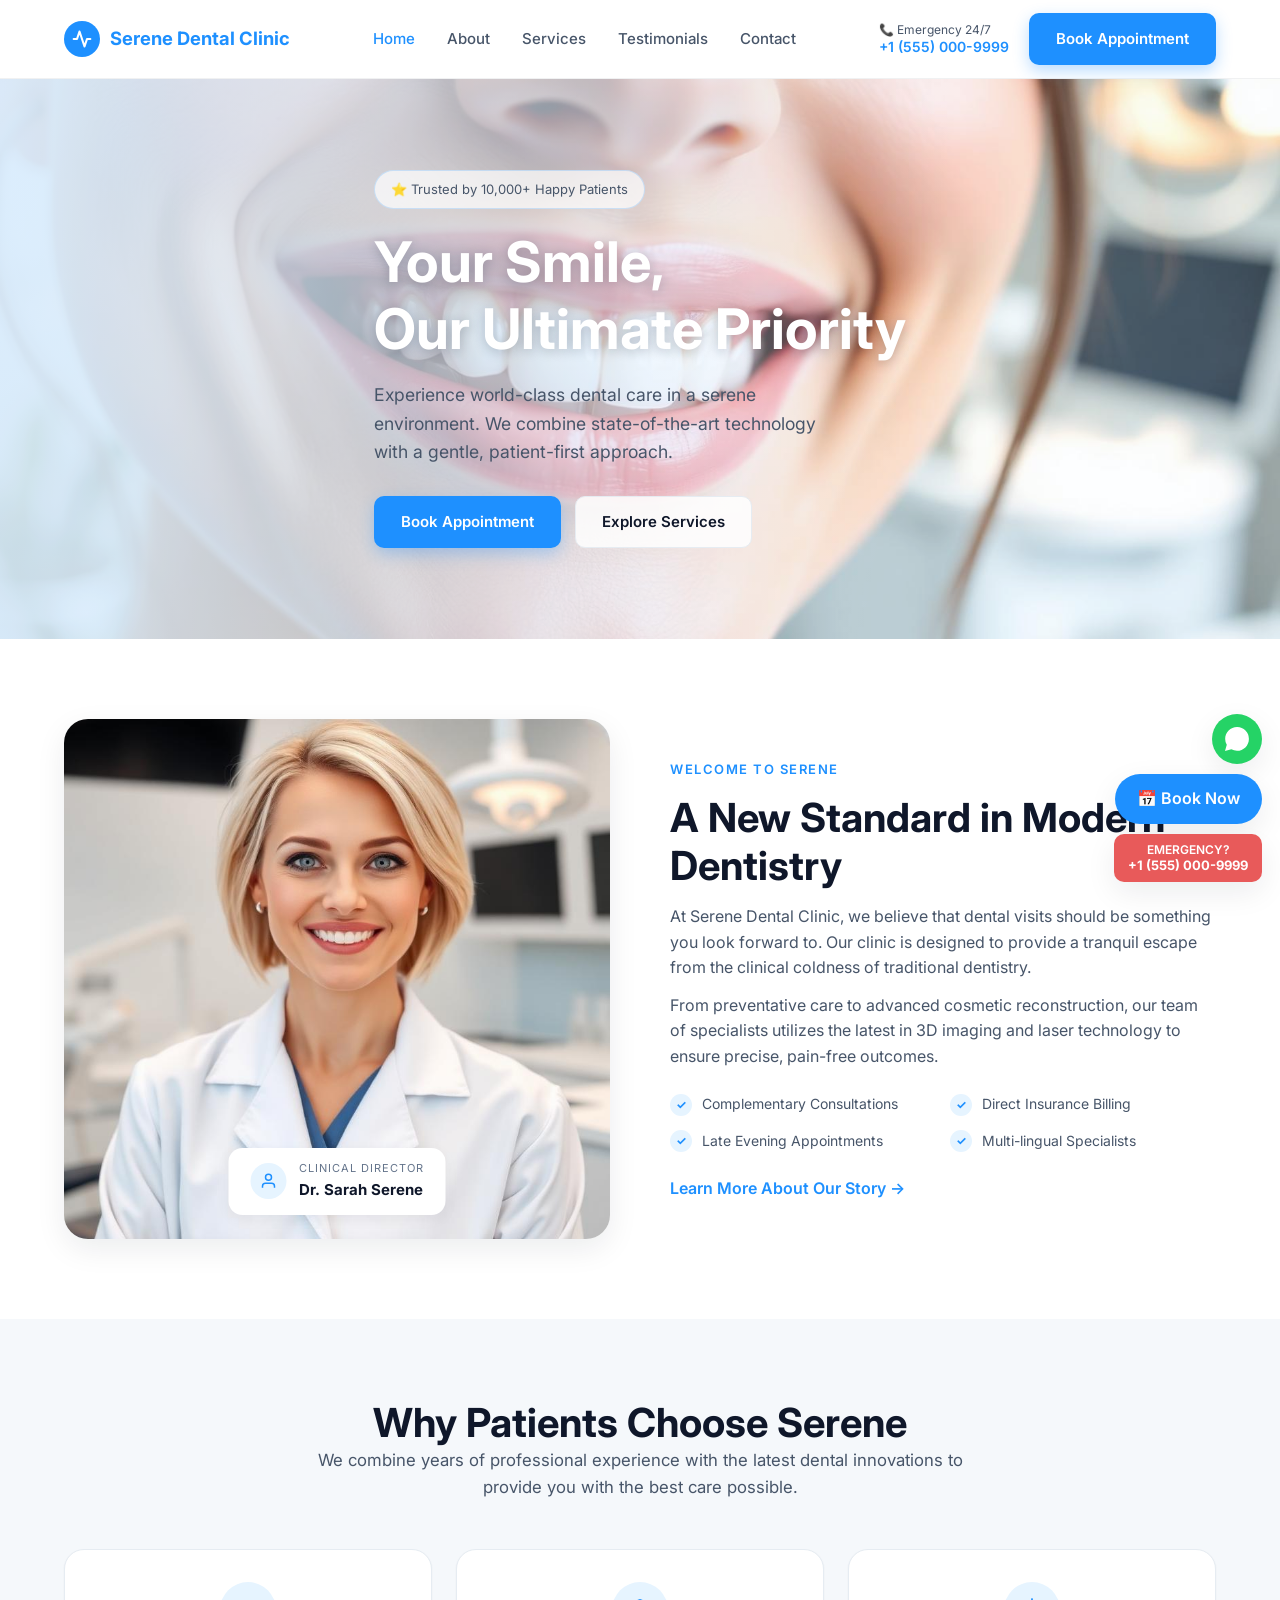
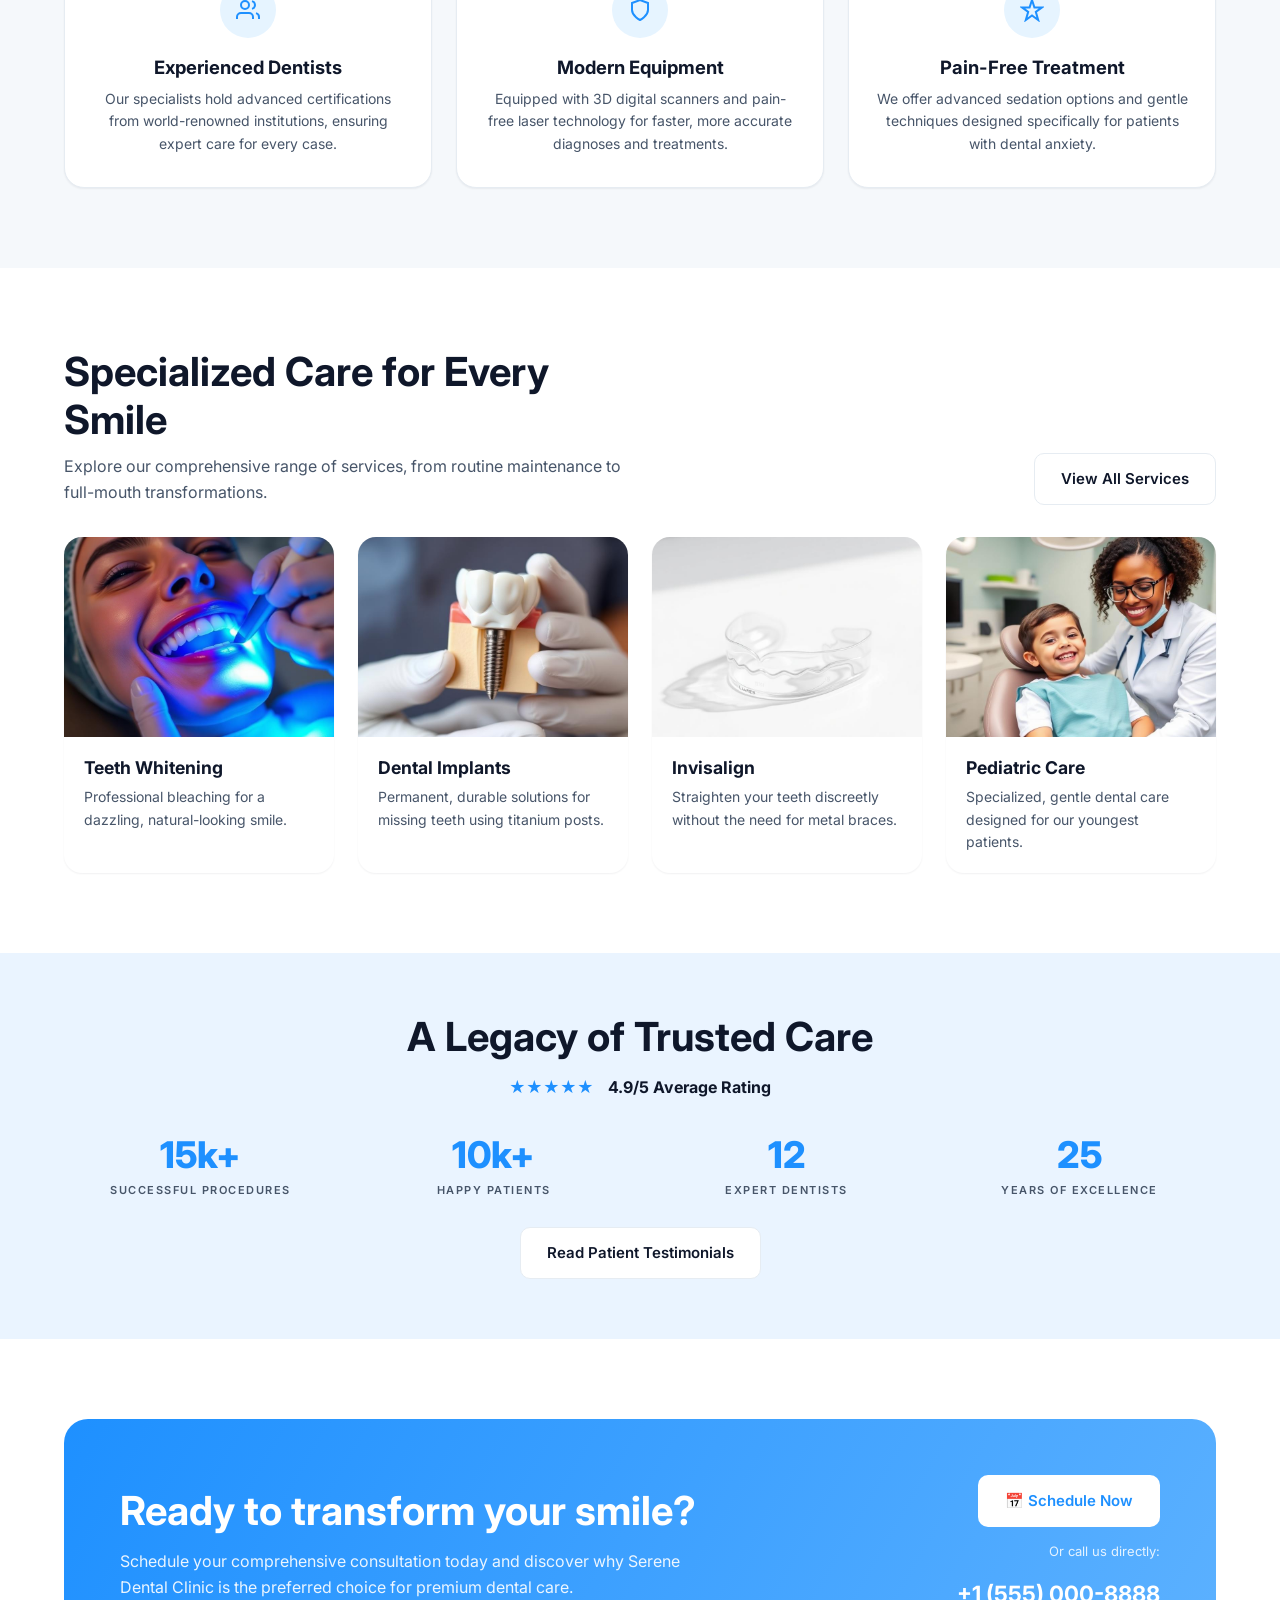
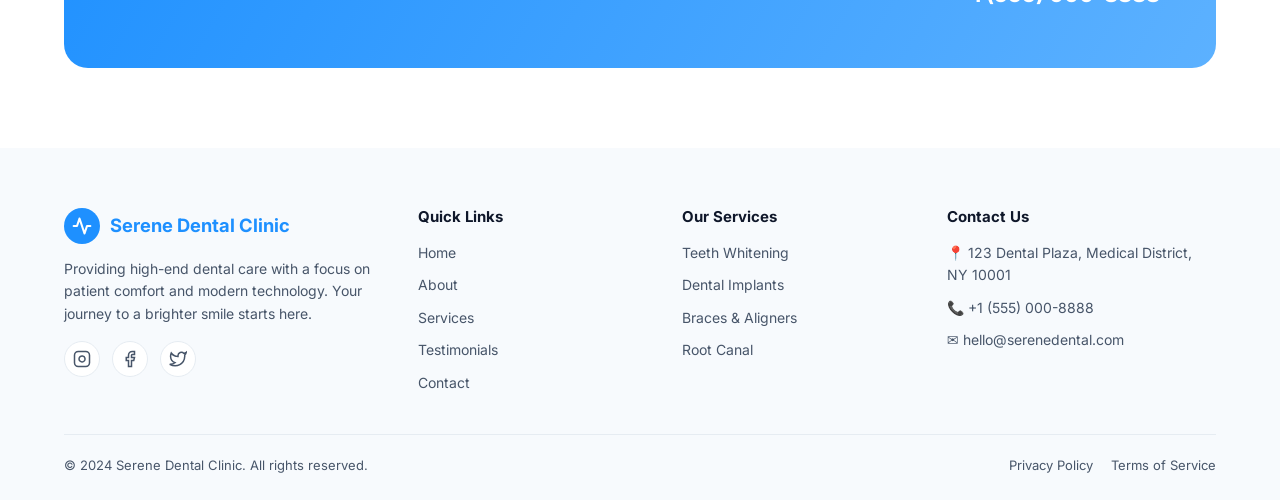
<file: index.html>
<!DOCTYPE html>
<html lang="en">
<head>
<meta charset="UTF-8">
<meta name="viewport" content="width=device-width,initial-scale=1">
<title>Serene Dental Clinic — Your Smile, Our Ultimate Priority</title>
<meta name="description" content="World-class dental care in a serene environment. Cosmetic, implants, Invisalign, pediatric care and more in NYC.">
<link rel="preconnect" href="https://fonts.googleapis.com">
<link rel="preconnect" href="https://fonts.gstatic.com" crossorigin>
<link href="https://fonts.googleapis.com/css2?family=Inter:wght@400;500;600;700;800&display=swap" rel="stylesheet">
<link rel="stylesheet" href="styles.css">
</head>
<body>

<!-- HEADER -->
<header class="header">
  <div class="container header-inner">
    <a href="index.html" class="logo">
      <span class="logo-mark">
        <svg width="20" height="20" viewBox="0 0 24 24" fill="none" stroke="currentColor" stroke-width="2.5" stroke-linecap="round" stroke-linejoin="round"><path d="M22 12h-4l-3 9L9 3l-3 9H2"/></svg>
      </span>
      Serene Dental Clinic
    </a>
    <nav class="nav">
      <a href="index.html">Home</a>
      <a href="about.html">About</a>
      <a href="services.html">Services</a>
      <a href="testimonials.html">Testimonials</a>
      <a href="contact.html">Contact</a>
    </nav>
    <div class="header-cta">
      <div class="emergency-mini">
        <span>📞 Emergency 24/7</span>
        <strong>+1 (555) 000-9999</strong>
      </div>
      <a href="booking.html" class="btn btn-primary">Book Appointment</a>
      <button class="menu-toggle" data-menu-toggle aria-label="Menu">☰</button>
    </div>
  </div>
</header>

<!-- HERO -->
<section class="hero">
  <div class="hero-bg" aria-hidden="true"></div>
  <div class="container">
    <div class="hero-content">
      <span class="trust-badge">⭐ Trusted by 10,000+ Happy Patients</span>
      <h1>Your Smile,<br>Our Ultimate Priority</h1>
      <p>Experience world-class dental care in a serene environment. We combine state-of-the-art technology with a gentle, patient-first approach.</p>
      <div class="hero-actions">
        <a href="booking.html" class="btn btn-primary">Book Appointment</a>
        <a href="services.html" class="btn btn-outline" style="background:rgba(255,255,255,.85)">Explore Services</a>
      </div>
    </div>
  </div>
</section>

<!-- WELCOME / DOCTOR SPLIT -->
<section class="section">
  <div class="container split">
    <div class="doctor-card">
      <img src="images/dr-sarah.jpg" alt="Dr. Sarah Serene, Clinical Director">
      <div class="doctor-tag">
        <span class="icon">
          <svg width="18" height="18" viewBox="0 0 24 24" fill="none" stroke="currentColor" stroke-width="2"><path d="M20 21v-2a4 4 0 0 0-4-4H8a4 4 0 0 0-4 4v2"/><circle cx="12" cy="7" r="4"/></svg>
        </span>
        <div>
          <small>Clinical Director</small>
          <strong>Dr. Sarah Serene</strong>
        </div>
      </div>
    </div>
    <div>
      <span class="eyebrow">Welcome to Serene</span>
      <h2>A New Standard in Modern Dentistry</h2>
      <p style="color:var(--text-2);margin-top:14px">At Serene Dental Clinic, we believe that dental visits should be something you look forward to. Our clinic is designed to provide a tranquil escape from the clinical coldness of traditional dentistry.</p>
      <p style="color:var(--text-2);margin-top:12px">From preventative care to advanced cosmetic reconstruction, our team of specialists utilizes the latest in 3D imaging and laser technology to ensure precise, pain-free outcomes.</p>
      <ul class="feature-list">
        <li>Complementary Consultations</li>
        <li>Direct Insurance Billing</li>
        <li>Late Evening Appointments</li>
        <li>Multi-lingual Specialists</li>
      </ul>
      <a href="about.html" class="link-arrow">Learn More About Our Story →</a>
    </div>
  </div>
</section>

<!-- WHY CHOOSE -->
<section class="section bg-soft">
  <div class="container">
    <div class="section-head">
      <h2>Why Patients Choose Serene</h2>
      <p class="lead">We combine years of professional experience with the latest dental innovations to provide you with the best care possible.</p>
    </div>
    <div class="cards-3">
      <div class="feature-card">
        <div class="feature-icon"><svg width="24" height="24" viewBox="0 0 24 24" fill="none" stroke="currentColor" stroke-width="2"><path d="M17 21v-2a4 4 0 0 0-4-4H5a4 4 0 0 0-4 4v2"/><circle cx="9" cy="7" r="4"/><path d="M23 21v-2a4 4 0 0 0-3-3.87"/><path d="M16 3.13a4 4 0 0 1 0 7.75"/></svg></div>
        <h3>Experienced Dentists</h3>
        <p>Our specialists hold advanced certifications from world-renowned institutions, ensuring expert care for every case.</p>
      </div>
      <div class="feature-card">
        <div class="feature-icon"><svg width="24" height="24" viewBox="0 0 24 24" fill="none" stroke="currentColor" stroke-width="2"><path d="M12 22s8-4 8-10V5l-8-3-8 3v7c0 6 8 10 8 10z"/></svg></div>
        <h3>Modern Equipment</h3>
        <p>Equipped with 3D digital scanners and pain-free laser technology for faster, more accurate diagnoses and treatments.</p>
      </div>
      <div class="feature-card">
        <div class="feature-icon"><svg width="24" height="24" viewBox="0 0 24 24" fill="none" stroke="currentColor" stroke-width="2"><path d="M12 2l2.4 7.4H22l-6.2 4.5L18.2 22 12 17.5 5.8 22l2.4-8.1L2 9.4h7.6L12 2z"/></svg></div>
        <h3>Pain-Free Treatment</h3>
        <p>We offer advanced sedation options and gentle techniques designed specifically for patients with dental anxiety.</p>
      </div>
    </div>
  </div>
</section>

<!-- SERVICES PREVIEW -->
<section class="section">
  <div class="container">
    <div style="display:flex;justify-content:space-between;align-items:end;flex-wrap:wrap;gap:20px;margin-bottom:8px">
      <div style="max-width:560px">
        <h2>Specialized Care for Every Smile</h2>
        <p style="color:var(--text-2);margin-top:10px">Explore our comprehensive range of services, from routine maintenance to full-mouth transformations.</p>
      </div>
      <a href="services.html" class="btn btn-outline">View All Services</a>
    </div>
    <div class="svc-grid">
      <article class="svc-photo">
        <img src="images/svc-whitening.jpg" alt="Teeth whitening procedure" loading="lazy">
        <div class="svc-photo-body">
          <h3>Teeth Whitening</h3>
          <p>Professional bleaching for a dazzling, natural-looking smile.</p>
        </div>
      </article>
      <article class="svc-photo">
        <img src="images/svc-implants.jpg" alt="Dental implant model" loading="lazy">
        <div class="svc-photo-body">
          <h3>Dental Implants</h3>
          <p>Permanent, durable solutions for missing teeth using titanium posts.</p>
        </div>
      </article>
      <article class="svc-photo">
        <img src="images/svc-invisalign.jpg" alt="Invisalign clear aligner" loading="lazy">
        <div class="svc-photo-body">
          <h3>Invisalign</h3>
          <p>Straighten your teeth discreetly without the need for metal braces.</p>
        </div>
      </article>
      <article class="svc-photo">
        <img src="images/svc-pediatric.jpg" alt="Pediatric dental care" loading="lazy">
        <div class="svc-photo-body">
          <h3>Pediatric Care</h3>
          <p>Specialized, gentle dental care designed for our youngest patients.</p>
        </div>
      </article>
    </div>
  </div>
</section>

<!-- STATS -->
<section class="stats-band">
  <div class="container">
    <h2>A Legacy of Trusted Care</h2>
    <div class="stats-rating" style="margin-top:14px">
      ★★★★★ <strong style="color:var(--text);margin-left:6px">4.9/5 Average Rating</strong>
    </div>
    <div class="stats">
      <div class="stat"><div class="num">15k+</div><div class="lbl">Successful Procedures</div></div>
      <div class="stat"><div class="num">10k+</div><div class="lbl">Happy Patients</div></div>
      <div class="stat"><div class="num">12</div><div class="lbl">Expert Dentists</div></div>
      <div class="stat"><div class="num">25</div><div class="lbl">Years of Excellence</div></div>
    </div>
    <a href="testimonials.html" class="btn btn-outline" style="background:#fff">Read Patient Testimonials</a>
  </div>
</section>

<!-- CTA BAND -->
<section class="section">
  <div class="container">
    <div class="cta-band">
      <div>
        <h2>Ready to transform your smile?</h2>
        <p>Schedule your comprehensive consultation today and discover why Serene Dental Clinic is the preferred choice for premium dental care.</p>
      </div>
      <div class="cta-band-actions">
        <a href="booking.html" class="btn btn-white">📅 Schedule Now</a>
        <small>Or call us directly:</small>
        <span class="phone">+1 (555) 000-8888</span>
      </div>
    </div>
  </div>
</section>

<!-- FOOTER -->
<footer class="footer">
  <div class="container">
    <div class="footer-grid">
      <div>
        <a href="index.html" class="logo" style="margin-bottom:14px">
          <span class="logo-mark"><svg width="20" height="20" viewBox="0 0 24 24" fill="none" stroke="currentColor" stroke-width="2.5" stroke-linecap="round" stroke-linejoin="round"><path d="M22 12h-4l-3 9L9 3l-3 9H2"/></svg></span>
          Serene Dental Clinic
        </a>
        <p style="margin-top:14px">Providing high-end dental care with a focus on patient comfort and modern technology. Your journey to a brighter smile starts here.</p>
        <div class="socials">
          <a href="#" aria-label="Instagram"><svg width="18" height="18" viewBox="0 0 24 24" fill="none" stroke="currentColor" stroke-width="2"><rect x="2" y="2" width="20" height="20" rx="5"/><path d="M16 11.37A4 4 0 1 1 12.63 8 4 4 0 0 1 16 11.37zM17.5 6.5h.01"/></svg></a>
          <a href="#" aria-label="Facebook"><svg width="18" height="18" viewBox="0 0 24 24" fill="none" stroke="currentColor" stroke-width="2"><path d="M18 2h-3a5 5 0 0 0-5 5v3H7v4h3v8h4v-8h3l1-4h-4V7a1 1 0 0 1 1-1h3z"/></svg></a>
          <a href="#" aria-label="Twitter"><svg width="18" height="18" viewBox="0 0 24 24" fill="none" stroke="currentColor" stroke-width="2"><path d="M23 3a10.9 10.9 0 0 1-3.14 1.53 4.48 4.48 0 0 0-7.86 3v1A10.66 10.66 0 0 1 3 4s-4 9 5 13a11.64 11.64 0 0 1-7 2c9 5 20 0 20-11.5a4.5 4.5 0 0 0-.08-.83A7.72 7.72 0 0 0 23 3z"/></svg></a>
        </div>
      </div>
      <div>
        <h4>Quick Links</h4>
        <ul>
          <li><a href="index.html" data-nav>Home</a></li>
          <li><a href="about.html" data-nav>About</a></li>
          <li><a href="services.html" data-nav>Services</a></li>
          <li><a href="testimonials.html" data-nav>Testimonials</a></li>
          <li><a href="contact.html" data-nav>Contact</a></li>
        </ul>
      </div>
      <div>
        <h4>Our Services</h4>
        <ul>
          <li><a href="services.html">Teeth Whitening</a></li>
          <li><a href="services.html">Dental Implants</a></li>
          <li><a href="services.html">Braces &amp; Aligners</a></li>
          <li><a href="services.html">Root Canal</a></li>
        </ul>
      </div>
      <div>
        <h4>Contact Us</h4>
        <ul>
          <li>📍 123 Dental Plaza, Medical District, NY 10001</li>
          <li>📞 +1 (555) 000-8888</li>
          <li>✉️ hello@serenedental.com</li>
        </ul>
      </div>
    </div>
    <div class="footer-bottom">
      <span>© 2024 Serene Dental Clinic. All rights reserved.</span>
      <div><a href="#">Privacy Policy</a><a href="#">Terms of Service</a></div>
    </div>
  </div>
</footer>

<!-- FLOATING -->
<div class="float-stack">
  <button class="float-chat" aria-label="WhatsApp chat">
    <svg width="24" height="24" viewBox="0 0 24 24" fill="currentColor"><path d="M20.52 3.48A11.84 11.84 0 0 0 12.05 0C5.5 0 .18 5.32.18 11.87a11.83 11.83 0 0 0 1.6 5.95L0 24l6.32-1.66a11.86 11.86 0 0 0 5.7 1.45h.01c6.55 0 11.87-5.32 11.87-11.87a11.8 11.8 0 0 0-3.48-8.44z"/></svg>
  </button>
  <a href="booking.html" class="float-book">📅 Book Now</a>
  <a href="tel:+15550009999" class="float-emergency">EMERGENCY?<strong>+1 (555) 000-9999</strong></a>
</div>

<script src="script.js"></script>
</body>
</html>
</file>
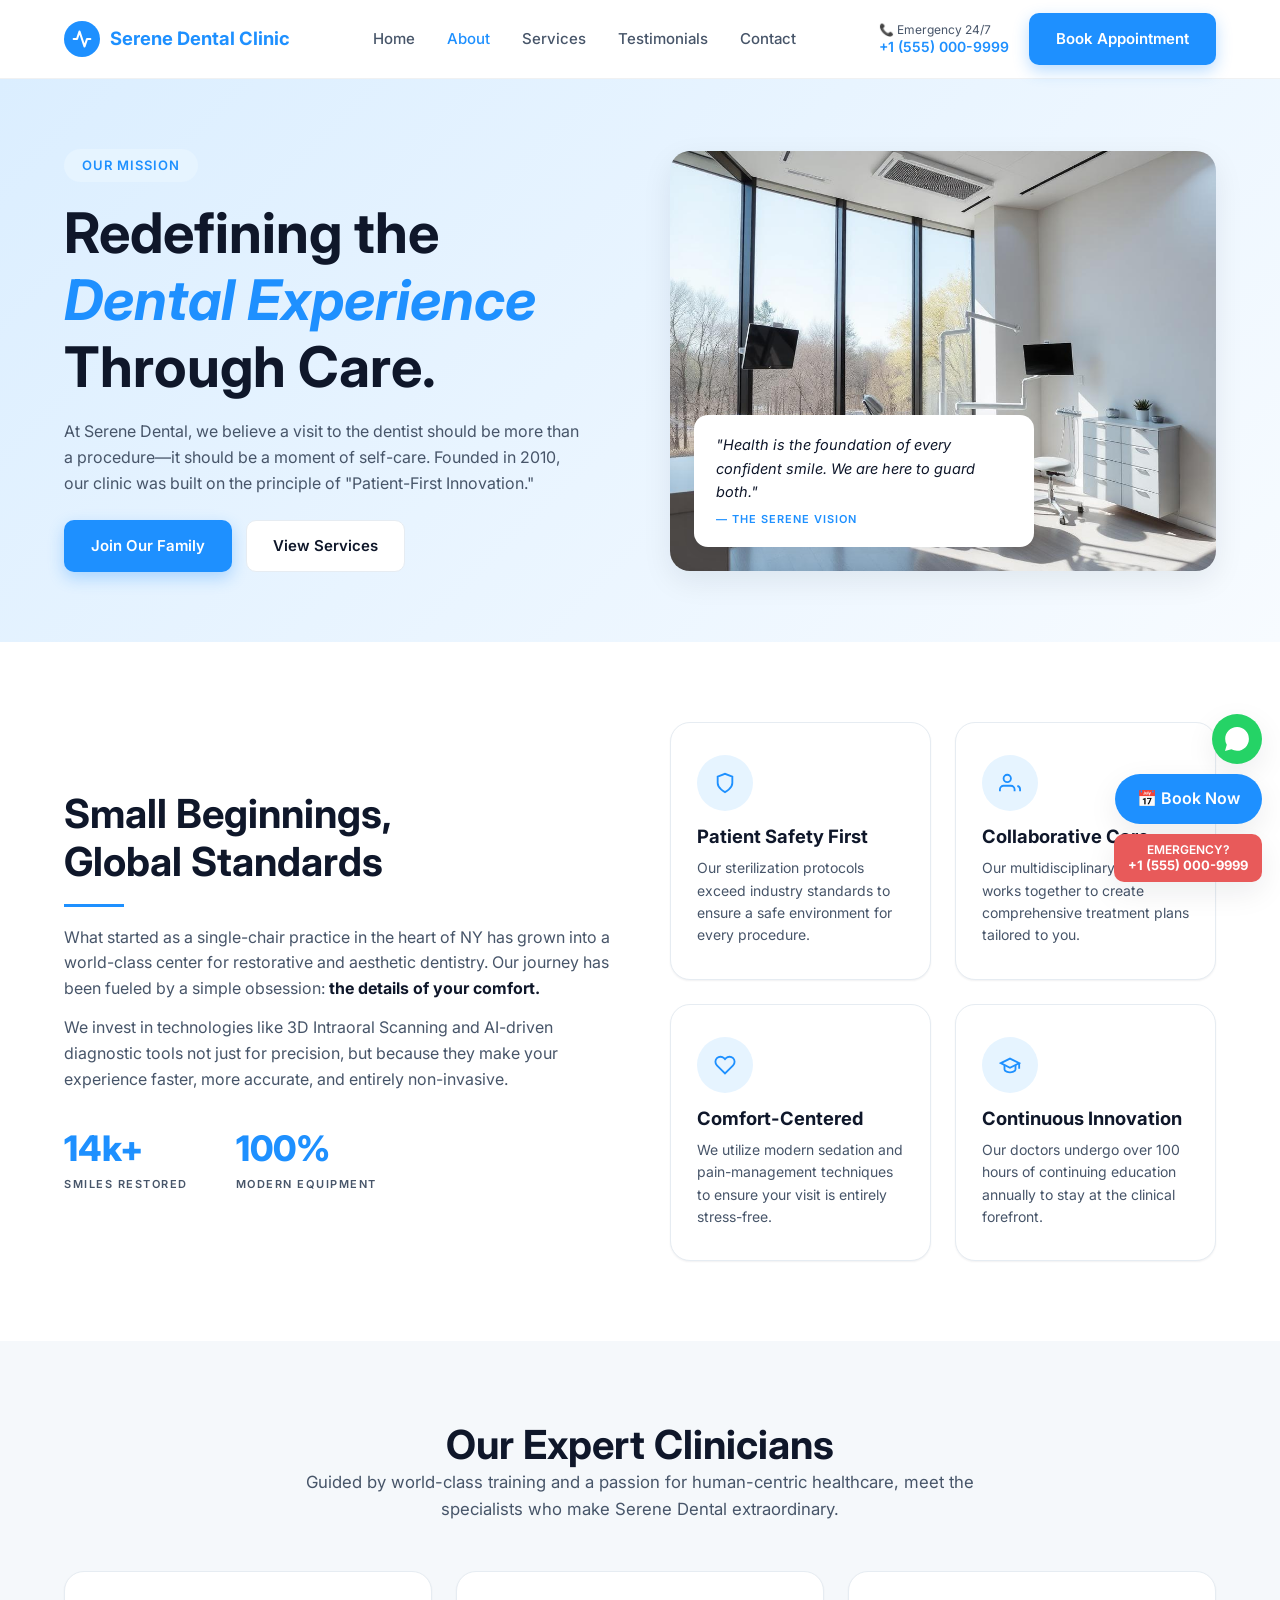
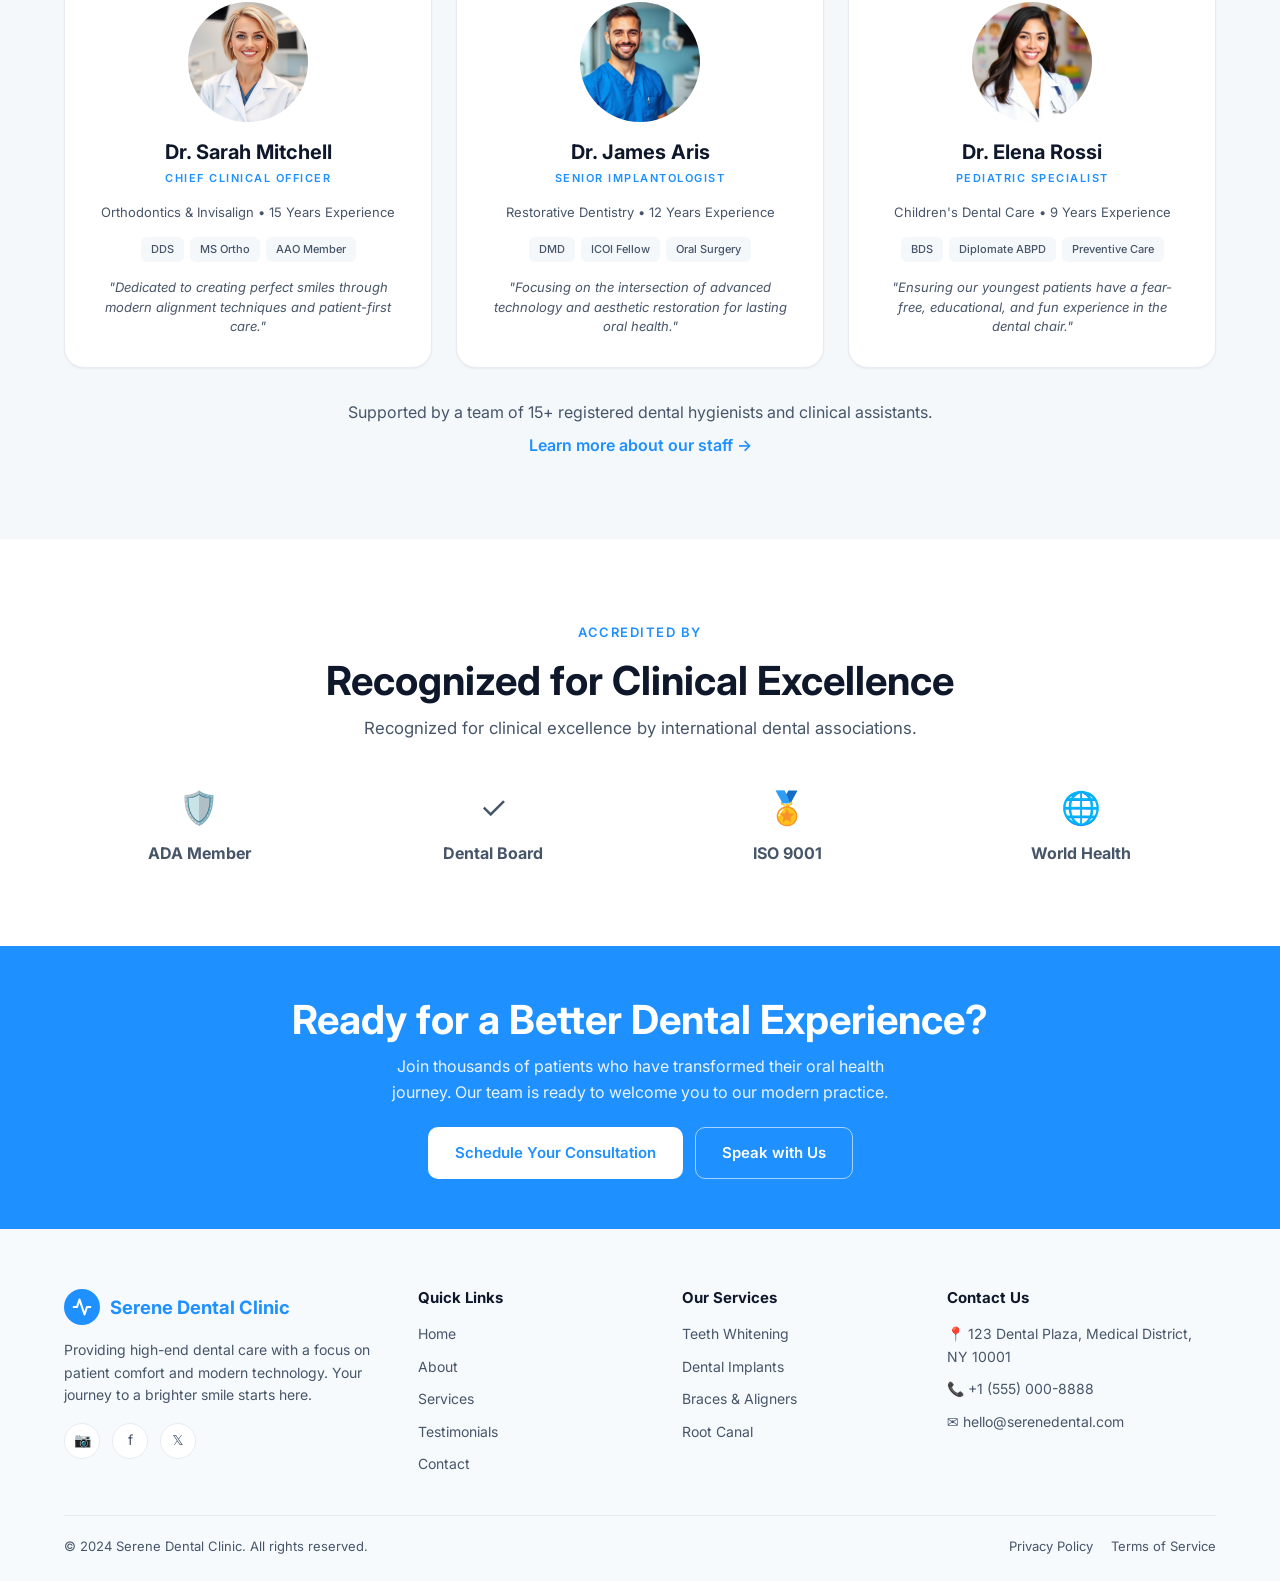
<file: about.html>
<!DOCTYPE html>
<html lang="en">
<head>
<meta charset="UTF-8">
<meta name="viewport" content="width=device-width,initial-scale=1">
<title>About Serene Dental — Redefining the Dental Experience</title>
<meta name="description" content="Founded on Patient-First Innovation, Serene Dental combines world-class clinicians with modern technology to redefine dental care.">
<link rel="preconnect" href="https://fonts.googleapis.com">
<link href="https://fonts.googleapis.com/css2?family=Inter:wght@400;500;600;700;800&display=swap" rel="stylesheet">
<link rel="stylesheet" href="styles.css">
</head>
<body>

<header class="header">
  <div class="container header-inner">
    <a href="index.html" class="logo"><span class="logo-mark"><svg width="20" height="20" viewBox="0 0 24 24" fill="none" stroke="currentColor" stroke-width="2.5" stroke-linecap="round" stroke-linejoin="round"><path d="M22 12h-4l-3 9L9 3l-3 9H2"/></svg></span>Serene Dental Clinic</a>
    <nav class="nav">
      <a href="index.html">Home</a><a href="about.html">About</a><a href="services.html">Services</a><a href="testimonials.html">Testimonials</a><a href="contact.html">Contact</a>
    </nav>
    <div class="header-cta">
      <div class="emergency-mini"><span>📞 Emergency 24/7</span><strong>+1 (555) 000-9999</strong></div>
      <a href="booking.html" class="btn btn-primary">Book Appointment</a>
      <button class="menu-toggle" data-menu-toggle aria-label="Menu">☰</button>
    </div>
  </div>
</header>

<!-- HERO -->
<section style="background:linear-gradient(135deg,#dbeeff,#f7fbff);padding:70px 0">
  <div class="container split">
    <div>
      <span class="eyebrow-pill">Our Mission</span>
      <h1>Redefining the <span class="accent" style="font-style:italic">Dental Experience</span> Through Care.</h1>
      <p style="color:var(--text-2);margin-top:18px;max-width:520px">At Serene Dental, we believe a visit to the dentist should be more than a procedure—it should be a moment of self-care. Founded in 2010, our clinic was built on the principle of "Patient-First Innovation."</p>
      <div class="hero-actions" style="margin-top:24px">
        <a href="booking.html" class="btn btn-primary">Join Our Family</a>
        <a href="services.html" class="btn btn-outline" style="background:#fff">View Services</a>
      </div>
    </div>
    <div style="position:relative">
      <img src="images/clinic-interior.jpg" alt="Modern Serene Dental clinic interior" style="border-radius:20px;box-shadow:var(--shadow-lg);width:100%;height:420px;object-fit:cover">
      <div style="position:absolute;left:24px;bottom:24px;right:24px;background:#fff;padding:18px 22px;border-radius:14px;box-shadow:var(--shadow);max-width:340px">
        <p style="font-style:italic;color:var(--text);font-size:14.5px">"Health is the foundation of every confident smile. We are here to guard both."</p>
        <small style="color:var(--primary);font-weight:600;letter-spacing:1px;font-size:11px;margin-top:8px;display:block">— THE SERENE VISION</small>
      </div>
    </div>
  </div>
</section>

<!-- VALUES -->
<section class="section">
  <div class="container split">
    <div>
      <h2>Small Beginnings,<br>Global Standards</h2>
      <hr style="width:60px;border:none;border-top:3px solid var(--primary);margin:18px 0">
      <p style="color:var(--text-2)">What started as a single-chair practice in the heart of NY has grown into a world-class center for restorative and aesthetic dentistry. Our journey has been fueled by a simple obsession: <strong style="color:var(--text)">the details of your comfort.</strong></p>
      <p style="color:var(--text-2);margin-top:14px">We invest in technologies like 3D Intraoral Scanning and AI-driven diagnostic tools not just for precision, but because they make your experience faster, more accurate, and entirely non-invasive.</p>
      <div style="display:flex;gap:48px;margin-top:28px">
        <div><div class="num" style="color:var(--primary);font-size:2.2rem;font-weight:800">14k+</div><div class="lbl" style="font-size:11px;letter-spacing:1.5px;color:var(--text-2);text-transform:uppercase;font-weight:600">Smiles Restored</div></div>
        <div><div class="num" style="color:var(--primary);font-size:2.2rem;font-weight:800">100%</div><div class="lbl" style="font-size:11px;letter-spacing:1.5px;color:var(--text-2);text-transform:uppercase;font-weight:600">Modern Equipment</div></div>
      </div>
    </div>
    <div class="cards-2">
      <div class="feature-card" style="text-align:left">
        <div class="feature-icon" style="margin:0 0 14px"><svg width="22" height="22" viewBox="0 0 24 24" fill="none" stroke="currentColor" stroke-width="2"><path d="M12 22s8-4 8-10V5l-8-3-8 3v7c0 6 8 10 8 10z"/></svg></div>
        <h3>Patient Safety First</h3><p>Our sterilization protocols exceed industry standards to ensure a safe environment for every procedure.</p>
      </div>
      <div class="feature-card" style="text-align:left">
        <div class="feature-icon" style="margin:0 0 14px"><svg width="22" height="22" viewBox="0 0 24 24" fill="none" stroke="currentColor" stroke-width="2"><path d="M17 21v-2a4 4 0 0 0-4-4H5a4 4 0 0 0-4 4v2"/><circle cx="9" cy="7" r="4"/><path d="M23 21v-2a4 4 0 0 0-3-3.87"/></svg></div>
        <h3>Collaborative Care</h3><p>Our multidisciplinary team works together to create comprehensive treatment plans tailored to you.</p>
      </div>
      <div class="feature-card" style="text-align:left">
        <div class="feature-icon" style="margin:0 0 14px"><svg width="22" height="22" viewBox="0 0 24 24" fill="none" stroke="currentColor" stroke-width="2"><path d="M20.84 4.61a5.5 5.5 0 0 0-7.78 0L12 5.67l-1.06-1.06a5.5 5.5 0 0 0-7.78 7.78l1.06 1.06L12 21.23l7.78-7.78 1.06-1.06a5.5 5.5 0 0 0 0-7.78z"/></svg></div>
        <h3>Comfort-Centered</h3><p>We utilize modern sedation and pain-management techniques to ensure your visit is entirely stress-free.</p>
      </div>
      <div class="feature-card" style="text-align:left">
        <div class="feature-icon" style="margin:0 0 14px"><svg width="22" height="22" viewBox="0 0 24 24" fill="none" stroke="currentColor" stroke-width="2"><path d="M22 10v6M2 10l10-5 10 5-10 5z"/><path d="M6 12v5c0 2 4 3 6 3s6-1 6-3v-5"/></svg></div>
        <h3>Continuous Innovation</h3><p>Our doctors undergo over 100 hours of continuing education annually to stay at the clinical forefront.</p>
      </div>
    </div>
  </div>
</section>

<!-- CLINICIANS -->
<section class="section bg-soft">
  <div class="container">
    <div class="section-head">
      <h2>Our Expert Clinicians</h2>
      <p class="lead">Guided by world-class training and a passion for human-centric healthcare, meet the specialists who make Serene Dental extraordinary.</p>
    </div>
    <div class="cards-3">
      <div class="doctor-profile">
        <img src="images/dr-sarah.jpg" alt="Dr. Sarah Mitchell">
        <h3>Dr. Sarah Mitchell</h3>
        <div class="role">Chief Clinical Officer</div>
        <div class="meta">Orthodontics &amp; Invisalign • 15 Years Experience</div>
        <div class="doctor-credentials"><span class="cred">DDS</span><span class="cred">MS Ortho</span><span class="cred">AAO Member</span></div>
        <blockquote>"Dedicated to creating perfect smiles through modern alignment techniques and patient-first care."</blockquote>
      </div>
      <div class="doctor-profile">
        <img src="images/dr-james.jpg" alt="Dr. James Aris">
        <h3>Dr. James Aris</h3>
        <div class="role">Senior Implantologist</div>
        <div class="meta">Restorative Dentistry • 12 Years Experience</div>
        <div class="doctor-credentials"><span class="cred">DMD</span><span class="cred">ICOI Fellow</span><span class="cred">Oral Surgery</span></div>
        <blockquote>"Focusing on the intersection of advanced technology and aesthetic restoration for lasting oral health."</blockquote>
      </div>
      <div class="doctor-profile">
        <img src="images/dr-elena.jpg" alt="Dr. Elena Rossi">
        <h3>Dr. Elena Rossi</h3>
        <div class="role">Pediatric Specialist</div>
        <div class="meta">Children's Dental Care • 9 Years Experience</div>
        <div class="doctor-credentials"><span class="cred">BDS</span><span class="cred">Diplomate ABPD</span><span class="cred">Preventive Care</span></div>
        <blockquote>"Ensuring our youngest patients have a fear-free, educational, and fun experience in the dental chair."</blockquote>
      </div>
    </div>
    <p class="text-center" style="margin-top:32px;color:var(--text-2)">Supported by a team of 15+ registered dental hygienists and clinical assistants.</p>
    <p class="text-center" style="margin-top:8px"><a href="contact.html" class="link-arrow">Learn more about our staff →</a></p>
  </div>
</section>

<!-- ACCREDITED -->
<section class="section">
  <div class="container">
    <div style="text-align:center">
      <span class="eyebrow">Accredited By</span>
      <h2>Recognized for Clinical Excellence</h2>
      <p class="lead" style="margin-top:10px">Recognized for clinical excellence by international dental associations.</p>
    </div>
    <div class="cards-4" style="margin-top:40px">
      <div style="text-align:center;color:var(--text-2)"><div style="font-size:32px;margin-bottom:8px">🛡️</div><strong>ADA Member</strong></div>
      <div style="text-align:center;color:var(--text-2)"><div style="font-size:32px;margin-bottom:8px">✓</div><strong>Dental Board</strong></div>
      <div style="text-align:center;color:var(--text-2)"><div style="font-size:32px;margin-bottom:8px">🏅</div><strong>ISO 9001</strong></div>
      <div style="text-align:center;color:var(--text-2)"><div style="font-size:32px;margin-bottom:8px">🌐</div><strong>World Health</strong></div>
    </div>
  </div>
</section>

<!-- CTA -->
<div class="cta-blue">
  <h2>Ready for a Better Dental Experience?</h2>
  <p>Join thousands of patients who have transformed their oral health journey. Our team is ready to welcome you to our modern practice.</p>
  <div class="actions">
    <a href="booking.html" class="btn btn-white">Schedule Your Consultation</a>
    <a href="contact.html" class="btn btn-ghost-white">Speak with Us</a>
  </div>
</div>

<!-- FOOTER -->
<footer class="footer">
  <div class="container">
    <div class="footer-grid">
      <div>
        <a href="index.html" class="logo"><span class="logo-mark"><svg width="20" height="20" viewBox="0 0 24 24" fill="none" stroke="currentColor" stroke-width="2.5" stroke-linecap="round" stroke-linejoin="round"><path d="M22 12h-4l-3 9L9 3l-3 9H2"/></svg></span>Serene Dental Clinic</a>
        <p style="margin-top:14px">Providing high-end dental care with a focus on patient comfort and modern technology. Your journey to a brighter smile starts here.</p>
        <div class="socials"><a href="#" aria-label="Instagram">📷</a><a href="#" aria-label="Facebook">f</a><a href="#" aria-label="Twitter">𝕏</a></div>
      </div>
      <div><h4>Quick Links</h4><ul><li><a href="index.html" data-nav>Home</a></li><li><a href="about.html" data-nav>About</a></li><li><a href="services.html" data-nav>Services</a></li><li><a href="testimonials.html" data-nav>Testimonials</a></li><li><a href="contact.html" data-nav>Contact</a></li></ul></div>
      <div><h4>Our Services</h4><ul><li><a href="services.html">Teeth Whitening</a></li><li><a href="services.html">Dental Implants</a></li><li><a href="services.html">Braces &amp; Aligners</a></li><li><a href="services.html">Root Canal</a></li></ul></div>
      <div><h4>Contact Us</h4><ul><li>📍 123 Dental Plaza, Medical District, NY 10001</li><li>📞 +1 (555) 000-8888</li><li>✉️ hello@serenedental.com</li></ul></div>
    </div>
    <div class="footer-bottom"><span>© 2024 Serene Dental Clinic. All rights reserved.</span><div><a href="#">Privacy Policy</a><a href="#">Terms of Service</a></div></div>
  </div>
</footer>

<div class="float-stack">
  <button class="float-chat" aria-label="WhatsApp chat"><svg width="24" height="24" viewBox="0 0 24 24" fill="currentColor"><path d="M20.52 3.48A11.84 11.84 0 0 0 12.05 0C5.5 0 .18 5.32.18 11.87a11.83 11.83 0 0 0 1.6 5.95L0 24l6.32-1.66a11.86 11.86 0 0 0 5.7 1.45h.01c6.55 0 11.87-5.32 11.87-11.87a11.8 11.8 0 0 0-3.48-8.44z"/></svg></button>
  <a href="booking.html" class="float-book">📅 Book Now</a>
  <a href="tel:+15550009999" class="float-emergency">EMERGENCY?<strong>+1 (555) 000-9999</strong></a>
</div>
<script src="script.js"></script>
</body>
</html>
</file>
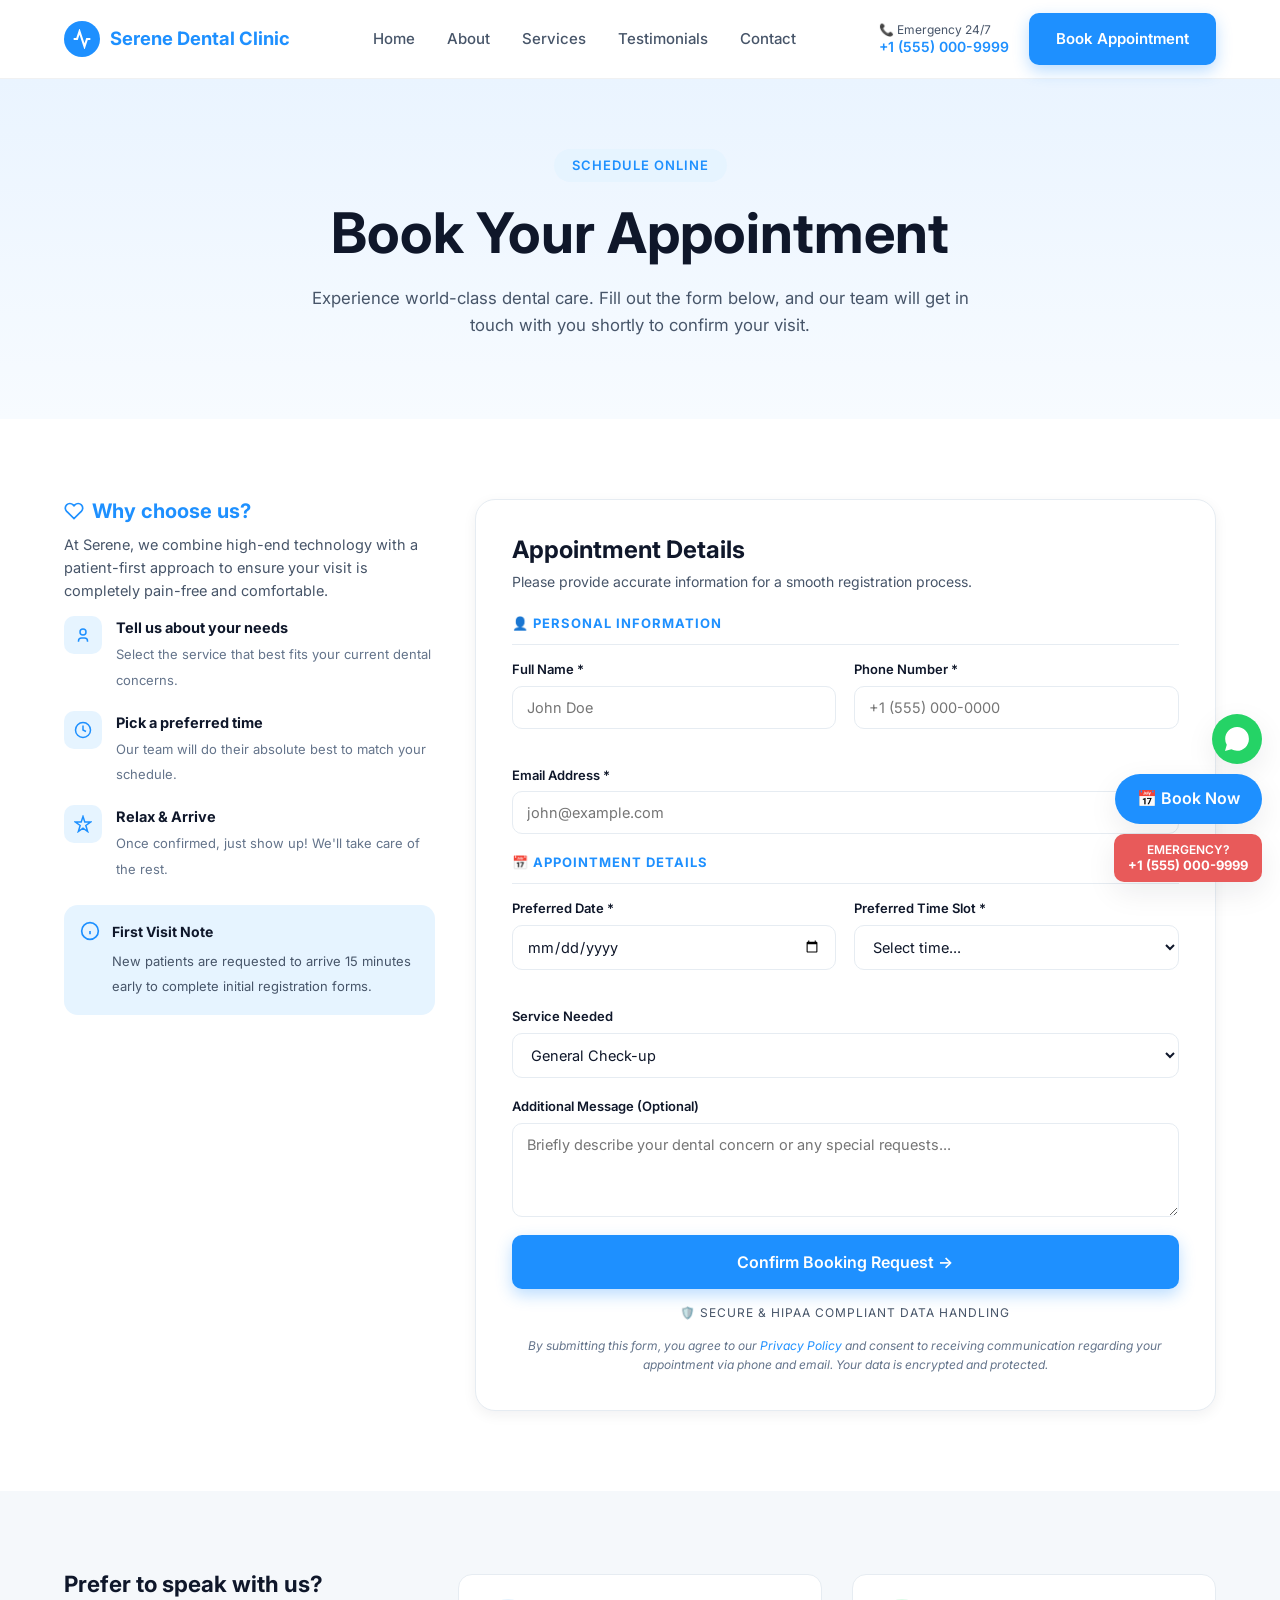
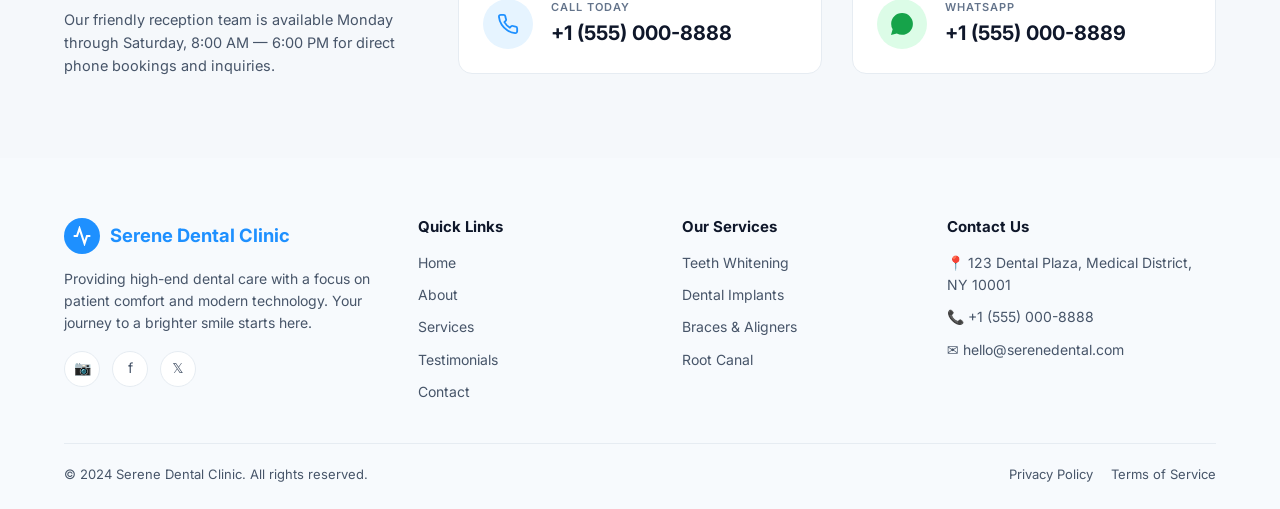
<file: booking.html>
<!DOCTYPE html>
<html lang="en">
<head>
<meta charset="UTF-8">
<meta name="viewport" content="width=device-width,initial-scale=1">
<title>Book Appointment — Serene Dental Clinic</title>
<meta name="description" content="Schedule your dental appointment online. Quick, secure booking with confirmation by phone or email.">
<link rel="preconnect" href="https://fonts.googleapis.com">
<link href="https://fonts.googleapis.com/css2?family=Inter:wght@400;500;600;700;800&display=swap" rel="stylesheet">
<link rel="stylesheet" href="styles.css">
</head>
<body>

<header class="header">
  <div class="container header-inner">
    <a href="index.html" class="logo"><span class="logo-mark"><svg width="20" height="20" viewBox="0 0 24 24" fill="none" stroke="currentColor" stroke-width="2.5"><path d="M22 12h-4l-3 9L9 3l-3 9H2"/></svg></span>Serene Dental Clinic</a>
    <nav class="nav"><a href="index.html">Home</a><a href="about.html">About</a><a href="services.html">Services</a><a href="testimonials.html">Testimonials</a><a href="contact.html">Contact</a></nav>
    <div class="header-cta">
      <div class="emergency-mini"><span>📞 Emergency 24/7</span><strong>+1 (555) 000-9999</strong></div>
      <a href="booking.html" class="btn btn-primary">Book Appointment</a>
      <button class="menu-toggle" data-menu-toggle aria-label="Menu">☰</button>
    </div>
  </div>
</header>

<section class="page-hero">
  <div class="container">
    <span class="eyebrow-pill">Schedule Online</span>
    <h1>Book Your Appointment</h1>
    <p class="lead" style="margin-top:14px">Experience world-class dental care. Fill out the form below, and our team will get in touch with you shortly to confirm your visit.</p>
  </div>
</section>

<section class="section">
  <div class="container" style="display:grid;grid-template-columns:1fr 2fr;gap:40px">
    <aside>
      <h3 style="display:flex;align-items:center;gap:8px;color:var(--primary)">
        <svg width="20" height="20" viewBox="0 0 24 24" fill="none" stroke="currentColor" stroke-width="2"><path d="M20.84 4.61a5.5 5.5 0 0 0-7.78 0L12 5.67l-1.06-1.06a5.5 5.5 0 0 0-7.78 7.78l1.06 1.06L12 21.23l7.78-7.78 1.06-1.06a5.5 5.5 0 0 0 0-7.78z"/></svg>
        Why choose us?
      </h3>
      <p style="color:var(--text-2);margin-top:10px;font-size:14.5px">At Serene, we combine high-end technology with a patient-first approach to ensure your visit is completely pain-free and comfortable.</p>
      <ul class="why-list">
        <li><span class="icon"><svg width="18" height="18" viewBox="0 0 24 24" fill="none" stroke="currentColor" stroke-width="2"><circle cx="12" cy="8" r="4"/><path d="M6 21v-1a4 4 0 0 1 4-4h4a4 4 0 0 1 4 4v1"/></svg></span><div><strong>Tell us about your needs</strong><small>Select the service that best fits your current dental concerns.</small></div></li>
        <li><span class="icon"><svg width="18" height="18" viewBox="0 0 24 24" fill="none" stroke="currentColor" stroke-width="2"><circle cx="12" cy="12" r="10"/><polyline points="12 6 12 12 16 14"/></svg></span><div><strong>Pick a preferred time</strong><small>Our team will do their absolute best to match your schedule.</small></div></li>
        <li><span class="icon"><svg width="18" height="18" viewBox="0 0 24 24" fill="none" stroke="currentColor" stroke-width="2"><path d="M12 2l2.4 7.4H22l-6.2 4.5L18.2 22 12 17.5 5.8 22l2.4-8.1L2 9.4h7.6L12 2z"/></svg></span><div><strong>Relax &amp; Arrive</strong><small>Once confirmed, just show up! We'll take care of the rest.</small></div></li>
      </ul>
      <div class="note-box">
        <span class="icon"><svg width="20" height="20" viewBox="0 0 24 24" fill="none" stroke="currentColor" stroke-width="2"><circle cx="12" cy="12" r="10"/><line x1="12" y1="16" x2="12" y2="12"/><line x1="12" y1="8" x2="12.01" y2="8"/></svg></span>
        <div><strong>First Visit Note</strong><small>New patients are requested to arrive 15 minutes early to complete initial registration forms.</small></div>
      </div>
    </aside>

    <div class="form-card">
      <h2 style="font-size:1.5rem">Appointment Details</h2>
      <p style="color:var(--text-2);font-size:14px;margin-top:6px;margin-bottom:20px">Please provide accurate information for a smooth registration process.</p>
      <form data-form="booking">
        <div class="form-section-title">👤 Personal Information</div>
        <div class="form-row">
          <div class="form-group"><label>Full Name *</label><input required placeholder="John Doe"></div>
          <div class="form-group"><label>Phone Number *</label><input required type="tel" placeholder="+1 (555) 000-0000"></div>
        </div>
        <div class="form-group"><label>Email Address *</label><input required type="email" placeholder="john@example.com"></div>

        <div class="form-section-title">📅 Appointment Details</div>
        <div class="form-row">
          <div class="form-group"><label>Preferred Date *</label><input required type="date"></div>
          <div class="form-group"><label>Preferred Time Slot *</label>
            <select required>
              <option value="">Select time...</option>
              <option>Morning (8 AM - 12 PM)</option>
              <option>Afternoon (12 PM - 5 PM)</option>
              <option>Evening (5 PM - 8 PM)</option>
            </select>
          </div>
        </div>
        <div class="form-group"><label>Service Needed</label>
          <select>
            <option>General Check-up</option><option>Teeth Cleaning</option>
            <option>Teeth Whitening</option><option>Dental Implants</option>
            <option>Braces &amp; Aligners</option><option>Root Canal</option>
            <option>Pediatric Care</option>
          </select>
        </div>
        <div class="form-group"><label>Additional Message (Optional)</label>
          <textarea rows="4" placeholder="Briefly describe your dental concern or any special requests..."></textarea>
        </div>
        <button type="submit" class="btn btn-primary btn-block" style="padding:16px;font-size:16px">Confirm Booking Request →</button>
        <p style="text-align:center;margin-top:14px;color:var(--text-2);font-size:12px;letter-spacing:1px">🛡️ SECURE &amp; HIPAA COMPLIANT DATA HANDLING</p>
        <p style="text-align:center;margin-top:14px;color:var(--muted);font-size:12px;font-style:italic">By submitting this form, you agree to our <a href="#" style="color:var(--primary)">Privacy Policy</a> and consent to receiving communication regarding your appointment via phone and email. Your data is encrypted and protected.</p>
      </form>
    </div>
  </div>
</section>

<!-- PHONE SECTION -->
<section class="section bg-soft">
  <div class="container" style="display:grid;grid-template-columns:1fr 1fr 1fr;gap:30px;align-items:center">
    <div>
      <h3 style="font-size:1.4rem">Prefer to speak with us?</h3>
      <p style="color:var(--text-2);margin-top:10px;font-size:14.5px">Our friendly reception team is available Monday through Saturday, 8:00 AM — 6:00 PM for direct phone bookings and inquiries.</p>
    </div>
    <div class="phone-card">
      <span class="icon"><svg width="22" height="22" viewBox="0 0 24 24" fill="none" stroke="currentColor" stroke-width="2"><path d="M22 16.92v3a2 2 0 0 1-2.18 2 19.79 19.79 0 0 1-8.63-3.07 19.5 19.5 0 0 1-6-6 19.79 19.79 0 0 1-3.07-8.67A2 2 0 0 1 4.11 2h3a2 2 0 0 1 2 1.72 12.84 12.84 0 0 0 .7 2.81 2 2 0 0 1-.45 2.11L8.09 9.91a16 16 0 0 0 6 6l1.27-1.27a2 2 0 0 1 2.11-.45 12.84 12.84 0 0 0 2.81.7A2 2 0 0 1 22 16.92z"/></svg></span>
      <div><small>Call Today</small><strong>+1 (555) 000-8888</strong></div>
    </div>
    <div class="phone-card">
      <span class="icon" style="background:#dcfce7;color:#16a34a"><svg width="22" height="22" viewBox="0 0 24 24" fill="currentColor"><path d="M20.52 3.48A11.84 11.84 0 0 0 12.05 0C5.5 0 .18 5.32.18 11.87a11.83 11.83 0 0 0 1.6 5.95L0 24l6.32-1.66a11.86 11.86 0 0 0 5.7 1.45c6.55 0 11.87-5.32 11.87-11.87a11.8 11.8 0 0 0-3.48-8.44z"/></svg></span>
      <div><small>WhatsApp</small><strong>+1 (555) 000-8889</strong></div>
    </div>
  </div>
</section>

<footer class="footer">
  <div class="container">
    <div class="footer-grid">
      <div><a href="index.html" class="logo"><span class="logo-mark"><svg width="20" height="20" viewBox="0 0 24 24" fill="none" stroke="currentColor" stroke-width="2.5"><path d="M22 12h-4l-3 9L9 3l-3 9H2"/></svg></span>Serene Dental Clinic</a><p style="margin-top:14px">Providing high-end dental care with a focus on patient comfort and modern technology. Your journey to a brighter smile starts here.</p><div class="socials"><a href="#">📷</a><a href="#">f</a><a href="#">𝕏</a></div></div>
      <div><h4>Quick Links</h4><ul><li><a href="index.html" data-nav>Home</a></li><li><a href="about.html" data-nav>About</a></li><li><a href="services.html" data-nav>Services</a></li><li><a href="testimonials.html" data-nav>Testimonials</a></li><li><a href="contact.html" data-nav>Contact</a></li></ul></div>
      <div><h4>Our Services</h4><ul><li><a href="services.html">Teeth Whitening</a></li><li><a href="services.html">Dental Implants</a></li><li><a href="services.html">Braces &amp; Aligners</a></li><li><a href="services.html">Root Canal</a></li></ul></div>
      <div><h4>Contact Us</h4><ul><li>📍 123 Dental Plaza, Medical District, NY 10001</li><li>📞 +1 (555) 000-8888</li><li>✉️ hello@serenedental.com</li></ul></div>
    </div>
    <div class="footer-bottom"><span>© 2024 Serene Dental Clinic. All rights reserved.</span><div><a href="#">Privacy Policy</a><a href="#">Terms of Service</a></div></div>
  </div>
</footer>

<div class="float-stack">
  <button class="float-chat"><svg width="24" height="24" viewBox="0 0 24 24" fill="currentColor"><path d="M20.52 3.48A11.84 11.84 0 0 0 12.05 0C5.5 0 .18 5.32.18 11.87a11.83 11.83 0 0 0 1.6 5.95L0 24l6.32-1.66a11.86 11.86 0 0 0 5.7 1.45h.01c6.55 0 11.87-5.32 11.87-11.87a11.8 11.8 0 0 0-3.48-8.44z"/></svg></button>
  <a href="booking.html" class="float-book">📅 Book Now</a>
  <a href="tel:+15550009999" class="float-emergency">EMERGENCY?<strong>+1 (555) 000-9999</strong></a>
</div>
<script src="script.js"></script>
</body>
</html>
</file>
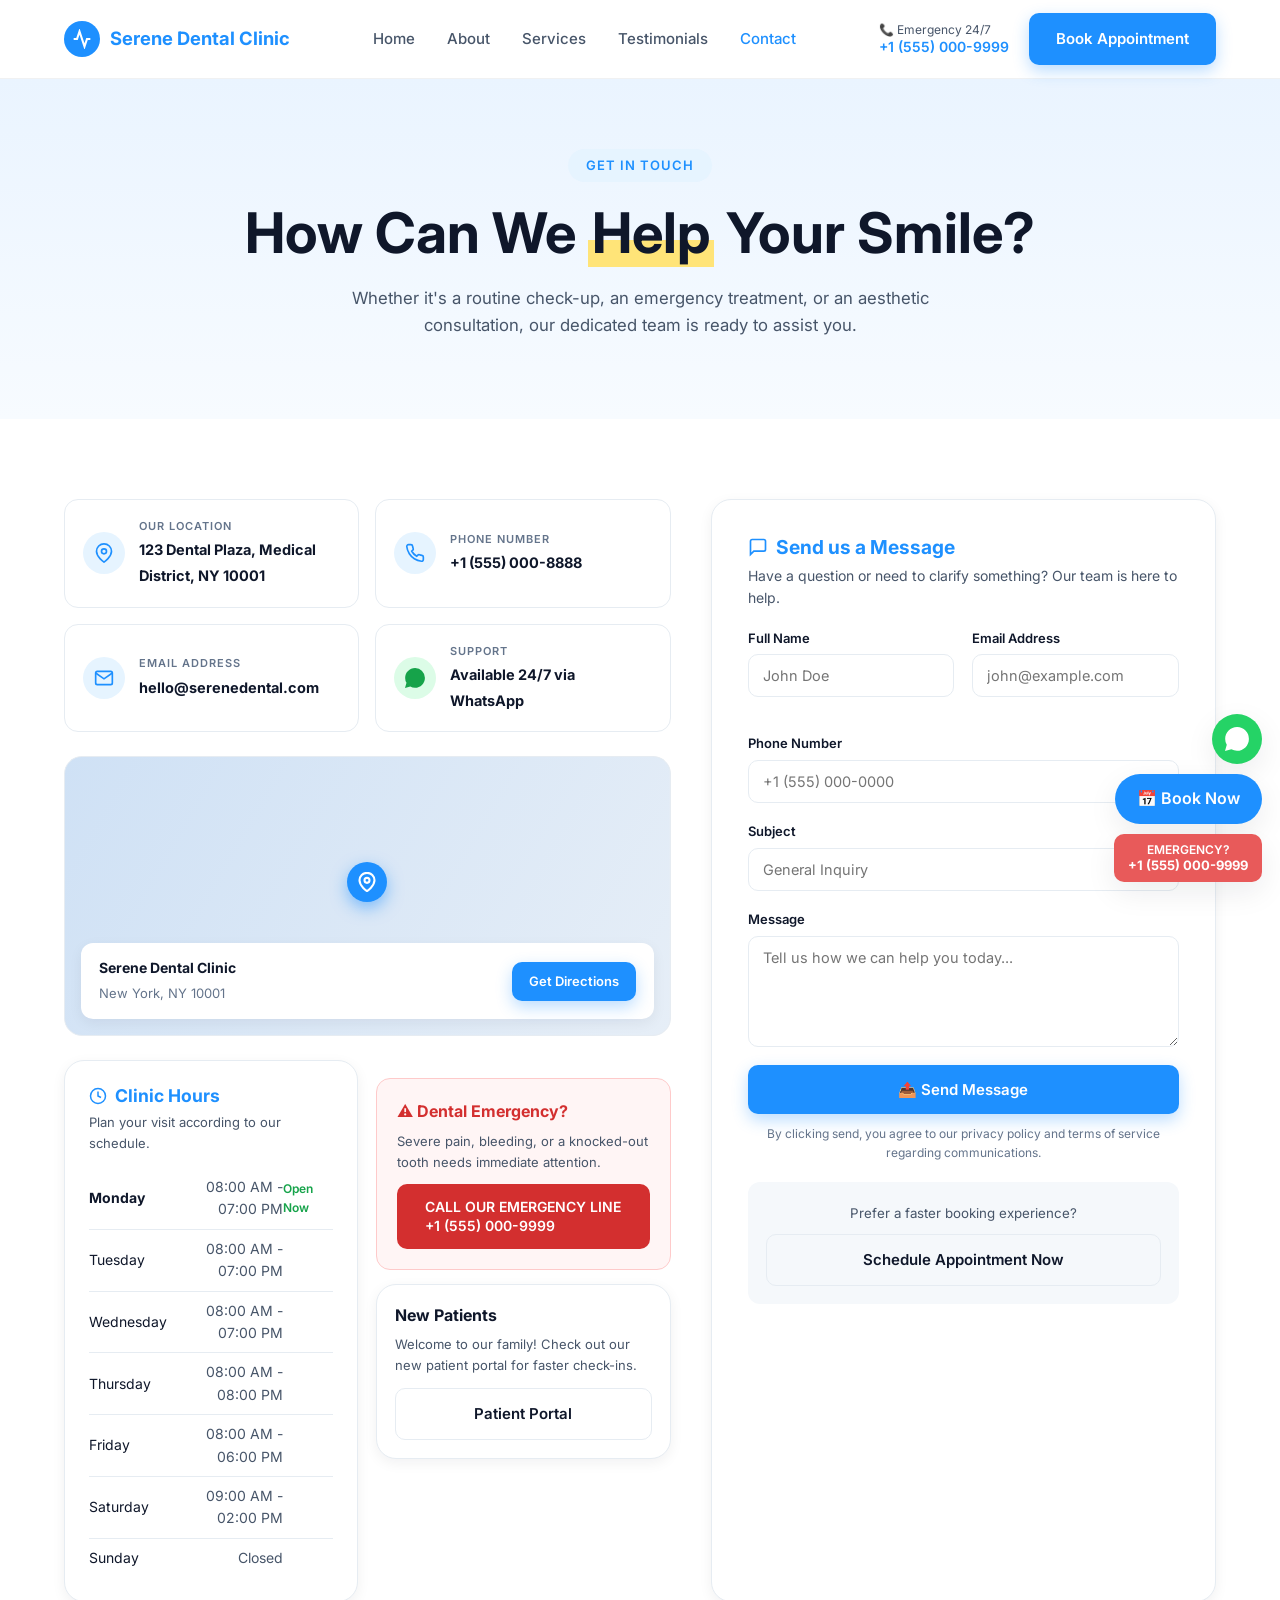
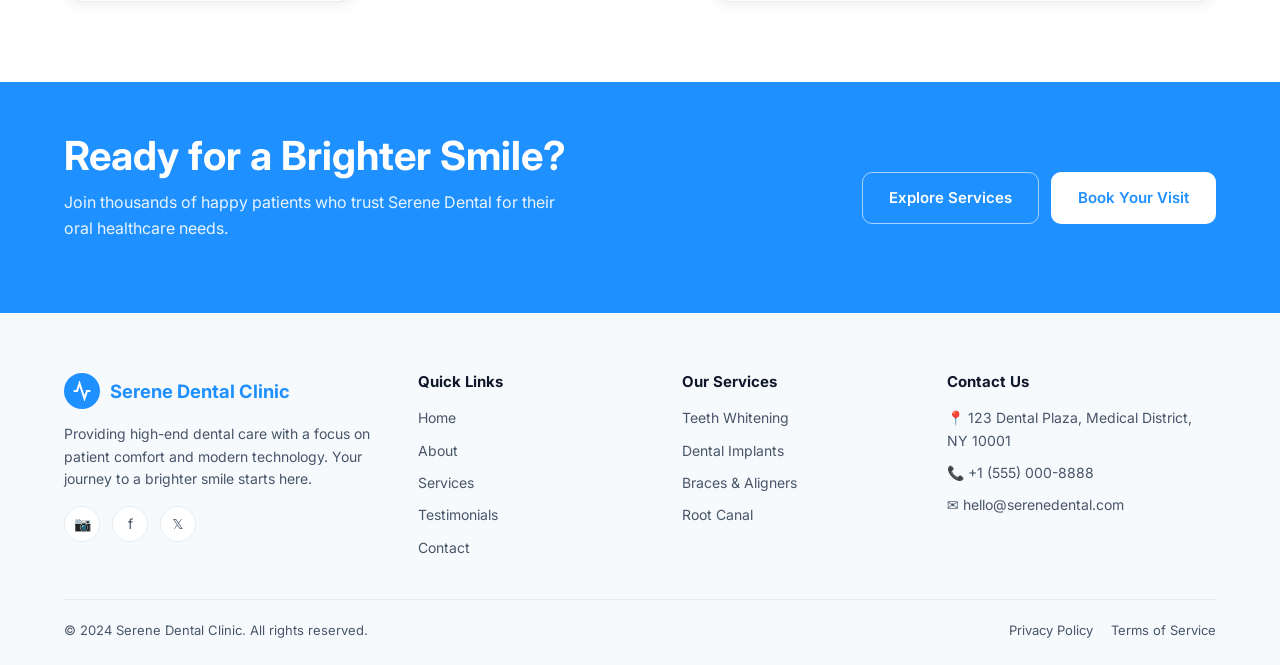
<file: contact.html>
<!DOCTYPE html>
<html lang="en">
<head>
<meta charset="UTF-8">
<meta name="viewport" content="width=device-width,initial-scale=1">
<title>Contact Us — Serene Dental Clinic</title>
<meta name="description" content="Get in touch with Serene Dental Clinic — location, hours, phone, and online message form.">
<link rel="preconnect" href="https://fonts.googleapis.com">
<link href="https://fonts.googleapis.com/css2?family=Inter:wght@400;500;600;700;800&display=swap" rel="stylesheet">
<link rel="stylesheet" href="styles.css">
</head>
<body>

<header class="header">
  <div class="container header-inner">
    <a href="index.html" class="logo"><span class="logo-mark"><svg width="20" height="20" viewBox="0 0 24 24" fill="none" stroke="currentColor" stroke-width="2.5"><path d="M22 12h-4l-3 9L9 3l-3 9H2"/></svg></span>Serene Dental Clinic</a>
    <nav class="nav"><a href="index.html">Home</a><a href="about.html">About</a><a href="services.html">Services</a><a href="testimonials.html">Testimonials</a><a href="contact.html">Contact</a></nav>
    <div class="header-cta">
      <div class="emergency-mini"><span>📞 Emergency 24/7</span><strong>+1 (555) 000-9999</strong></div>
      <a href="booking.html" class="btn btn-primary">Book Appointment</a>
      <button class="menu-toggle" data-menu-toggle aria-label="Menu">☰</button>
    </div>
  </div>
</header>

<section class="page-hero">
  <div class="container">
    <span class="eyebrow-pill">Get In Touch</span>
    <h1>How Can We <span class="highlight">Help</span> Your Smile?</h1>
    <p class="lead" style="margin-top:14px">Whether it's a routine check-up, an emergency treatment, or an aesthetic consultation, our dedicated team is ready to assist you.</p>
  </div>
</section>

<section class="section">
  <div class="container" style="display:grid;grid-template-columns:1.2fr 1fr;gap:40px">
    <!-- LEFT -->
    <div>
      <div class="contact-info">
        <div class="contact-card"><span class="icon"><svg width="20" height="20" viewBox="0 0 24 24" fill="none" stroke="currentColor" stroke-width="2"><path d="M21 10c0 7-9 13-9 13s-9-6-9-13a9 9 0 0 1 18 0z"/><circle cx="12" cy="10" r="3"/></svg></span><div><small>Our Location</small><strong>123 Dental Plaza, Medical District, NY 10001</strong></div></div>
        <div class="contact-card"><span class="icon"><svg width="20" height="20" viewBox="0 0 24 24" fill="none" stroke="currentColor" stroke-width="2"><path d="M22 16.92v3a2 2 0 0 1-2.18 2 19.79 19.79 0 0 1-8.63-3.07 19.5 19.5 0 0 1-6-6 19.79 19.79 0 0 1-3.07-8.67A2 2 0 0 1 4.11 2h3a2 2 0 0 1 2 1.72 12.84 12.84 0 0 0 .7 2.81 2 2 0 0 1-.45 2.11L8.09 9.91a16 16 0 0 0 6 6l1.27-1.27a2 2 0 0 1 2.11-.45 12.84 12.84 0 0 0 2.81.7A2 2 0 0 1 22 16.92z"/></svg></span><div><small>Phone Number</small><strong>+1 (555) 000-8888</strong></div></div>
        <div class="contact-card"><span class="icon"><svg width="20" height="20" viewBox="0 0 24 24" fill="none" stroke="currentColor" stroke-width="2"><path d="M4 4h16c1.1 0 2 .9 2 2v12c0 1.1-.9 2-2 2H4c-1.1 0-2-.9-2-2V6c0-1.1.9-2 2-2z"/><polyline points="22,6 12,13 2,6"/></svg></span><div><small>Email Address</small><strong>hello@serenedental.com</strong></div></div>
        <div class="contact-card"><span class="icon" style="background:#dcfce7;color:#16a34a"><svg width="20" height="20" viewBox="0 0 24 24" fill="currentColor"><path d="M20.52 3.48A11.84 11.84 0 0 0 12.05 0C5.5 0 .18 5.32.18 11.87a11.83 11.83 0 0 0 1.6 5.95L0 24l6.32-1.66a11.86 11.86 0 0 0 5.7 1.45c6.55 0 11.87-5.32 11.87-11.87a11.8 11.8 0 0 0-3.48-8.44z"/></svg></span><div><small>Support</small><strong>Available 24/7 via WhatsApp</strong></div></div>
      </div>

      <div class="map-card">
        <div class="map-pin"><svg width="20" height="20" viewBox="0 0 24 24" fill="none" stroke="currentColor" stroke-width="2.5"><path d="M21 10c0 7-9 13-9 13s-9-6-9-13a9 9 0 0 1 18 0z"/><circle cx="12" cy="10" r="3"/></svg></div>
        <div class="map-overlay">
          <div><strong>Serene Dental Clinic</strong><small>New York, NY 10001</small></div>
          <a href="https://maps.google.com/?q=Medical+District+NY+10001" target="_blank" class="btn btn-primary" style="padding:8px 16px;font-size:13px">Get Directions</a>
        </div>
      </div>

      <div style="display:grid;grid-template-columns:1fr 1fr;gap:18px;margin-top:24px">
        <div class="form-card" style="padding:24px">
          <h3 style="display:flex;align-items:center;gap:8px;color:var(--primary);font-size:1.1rem">
            <svg width="18" height="18" viewBox="0 0 24 24" fill="none" stroke="currentColor" stroke-width="2"><circle cx="12" cy="12" r="10"/><polyline points="12 6 12 12 16 14"/></svg>
            Clinic Hours
          </h3>
          <p style="color:var(--text-2);font-size:13px;margin-top:6px">Plan your visit according to our schedule.</p>
          <table class="hours-table">
            <tr><td><strong>Monday</strong></td><td>08:00 AM - 07:00 PM</td><td class="open">Open Now</td></tr>
            <tr><td>Tuesday</td><td>08:00 AM - 07:00 PM</td><td></td></tr>
            <tr><td>Wednesday</td><td>08:00 AM - 07:00 PM</td><td></td></tr>
            <tr><td>Thursday</td><td>08:00 AM - 08:00 PM</td><td></td></tr>
            <tr><td>Friday</td><td>08:00 AM - 06:00 PM</td><td></td></tr>
            <tr><td>Saturday</td><td>09:00 AM - 02:00 PM</td><td></td></tr>
            <tr><td>Sunday</td><td>Closed</td><td></td></tr>
          </table>
        </div>
        <div>
          <div class="emergency-box">
            <strong>⚠️ Dental Emergency?</strong>
            <p>Severe pain, bleeding, or a knocked-out tooth needs immediate attention.</p>
            <a href="tel:+15550009999" class="btn btn-emergency">CALL OUR EMERGENCY LINE<br>+1 (555) 000-9999</a>
          </div>
          <div class="form-card" style="padding:18px;margin-top:14px">
            <strong>New Patients</strong>
            <p style="color:var(--text-2);font-size:13px;margin:6px 0 12px">Welcome to our family! Check out our new patient portal for faster check-ins.</p>
            <a href="booking.html" class="btn btn-outline btn-block">Patient Portal</a>
          </div>
        </div>
      </div>
    </div>

    <!-- FORM -->
    <div class="form-card">
      <h3 style="display:flex;align-items:center;gap:8px;color:var(--primary);font-size:1.2rem">
        <svg width="20" height="20" viewBox="0 0 24 24" fill="none" stroke="currentColor" stroke-width="2"><path d="M21 15a2 2 0 0 1-2 2H7l-4 4V5a2 2 0 0 1 2-2h14a2 2 0 0 1 2 2z"/></svg>
        Send us a Message
      </h3>
      <p style="color:var(--text-2);font-size:14px;margin-top:6px;margin-bottom:18px">Have a question or need to clarify something? Our team is here to help.</p>
      <form data-form="contact">
        <div class="form-row">
          <div class="form-group"><label>Full Name</label><input required placeholder="John Doe"></div>
          <div class="form-group"><label>Email Address</label><input required type="email" placeholder="john@example.com"></div>
        </div>
        <div class="form-group"><label>Phone Number</label><input type="tel" placeholder="+1 (555) 000-0000"></div>
        <div class="form-group"><label>Subject</label><input placeholder="General Inquiry"></div>
        <div class="form-group"><label>Message</label><textarea rows="5" placeholder="Tell us how we can help you today..."></textarea></div>
        <button type="submit" class="btn btn-primary btn-block" style="padding:14px">📤 Send Message</button>
        <p style="text-align:center;font-size:12px;color:var(--muted);margin-top:10px">By clicking send, you agree to our privacy policy and terms of service regarding communications.</p>
      </form>
      <div style="background:var(--bg-soft);padding:18px;border-radius:12px;margin-top:20px;text-align:center">
        <small style="color:var(--text-2)">Prefer a faster booking experience?</small>
        <a href="booking.html" class="btn btn-outline btn-block" style="margin-top:8px">Schedule Appointment Now</a>
      </div>
    </div>
  </div>
</section>

<!-- CTA -->
<div class="cta-blue">
  <div class="container" style="display:flex;justify-content:space-between;align-items:center;flex-wrap:wrap;gap:20px">
    <div style="text-align:left;max-width:520px">
      <h2 style="color:#fff">Ready for a Brighter Smile?</h2>
      <p style="color:rgba(255,255,255,.9);margin-top:6px">Join thousands of happy patients who trust Serene Dental for their oral healthcare needs.</p>
    </div>
    <div style="display:flex;gap:12px">
      <a href="services.html" class="btn btn-ghost-white">Explore Services</a>
      <a href="booking.html" class="btn btn-white">Book Your Visit</a>
    </div>
  </div>
</div>

<footer class="footer">
  <div class="container">
    <div class="footer-grid">
      <div><a href="index.html" class="logo"><span class="logo-mark"><svg width="20" height="20" viewBox="0 0 24 24" fill="none" stroke="currentColor" stroke-width="2.5"><path d="M22 12h-4l-3 9L9 3l-3 9H2"/></svg></span>Serene Dental Clinic</a><p style="margin-top:14px">Providing high-end dental care with a focus on patient comfort and modern technology. Your journey to a brighter smile starts here.</p><div class="socials"><a href="#">📷</a><a href="#">f</a><a href="#">𝕏</a></div></div>
      <div><h4>Quick Links</h4><ul><li><a href="index.html" data-nav>Home</a></li><li><a href="about.html" data-nav>About</a></li><li><a href="services.html" data-nav>Services</a></li><li><a href="testimonials.html" data-nav>Testimonials</a></li><li><a href="contact.html" data-nav>Contact</a></li></ul></div>
      <div><h4>Our Services</h4><ul><li><a href="services.html">Teeth Whitening</a></li><li><a href="services.html">Dental Implants</a></li><li><a href="services.html">Braces &amp; Aligners</a></li><li><a href="services.html">Root Canal</a></li></ul></div>
      <div><h4>Contact Us</h4><ul><li>📍 123 Dental Plaza, Medical District, NY 10001</li><li>📞 +1 (555) 000-8888</li><li>✉️ hello@serenedental.com</li></ul></div>
    </div>
    <div class="footer-bottom"><span>© 2024 Serene Dental Clinic. All rights reserved.</span><div><a href="#">Privacy Policy</a><a href="#">Terms of Service</a></div></div>
  </div>
</footer>

<div class="float-stack">
  <button class="float-chat"><svg width="24" height="24" viewBox="0 0 24 24" fill="currentColor"><path d="M20.52 3.48A11.84 11.84 0 0 0 12.05 0C5.5 0 .18 5.32.18 11.87a11.83 11.83 0 0 0 1.6 5.95L0 24l6.32-1.66a11.86 11.86 0 0 0 5.7 1.45h.01c6.55 0 11.87-5.32 11.87-11.87a11.8 11.8 0 0 0-3.48-8.44z"/></svg></button>
  <a href="booking.html" class="float-book">📅 Book Now</a>
  <a href="tel:+15550009999" class="float-emergency">EMERGENCY?<strong>+1 (555) 000-9999</strong></a>
</div>
<script src="script.js"></script>
</body>
</html>
</file>
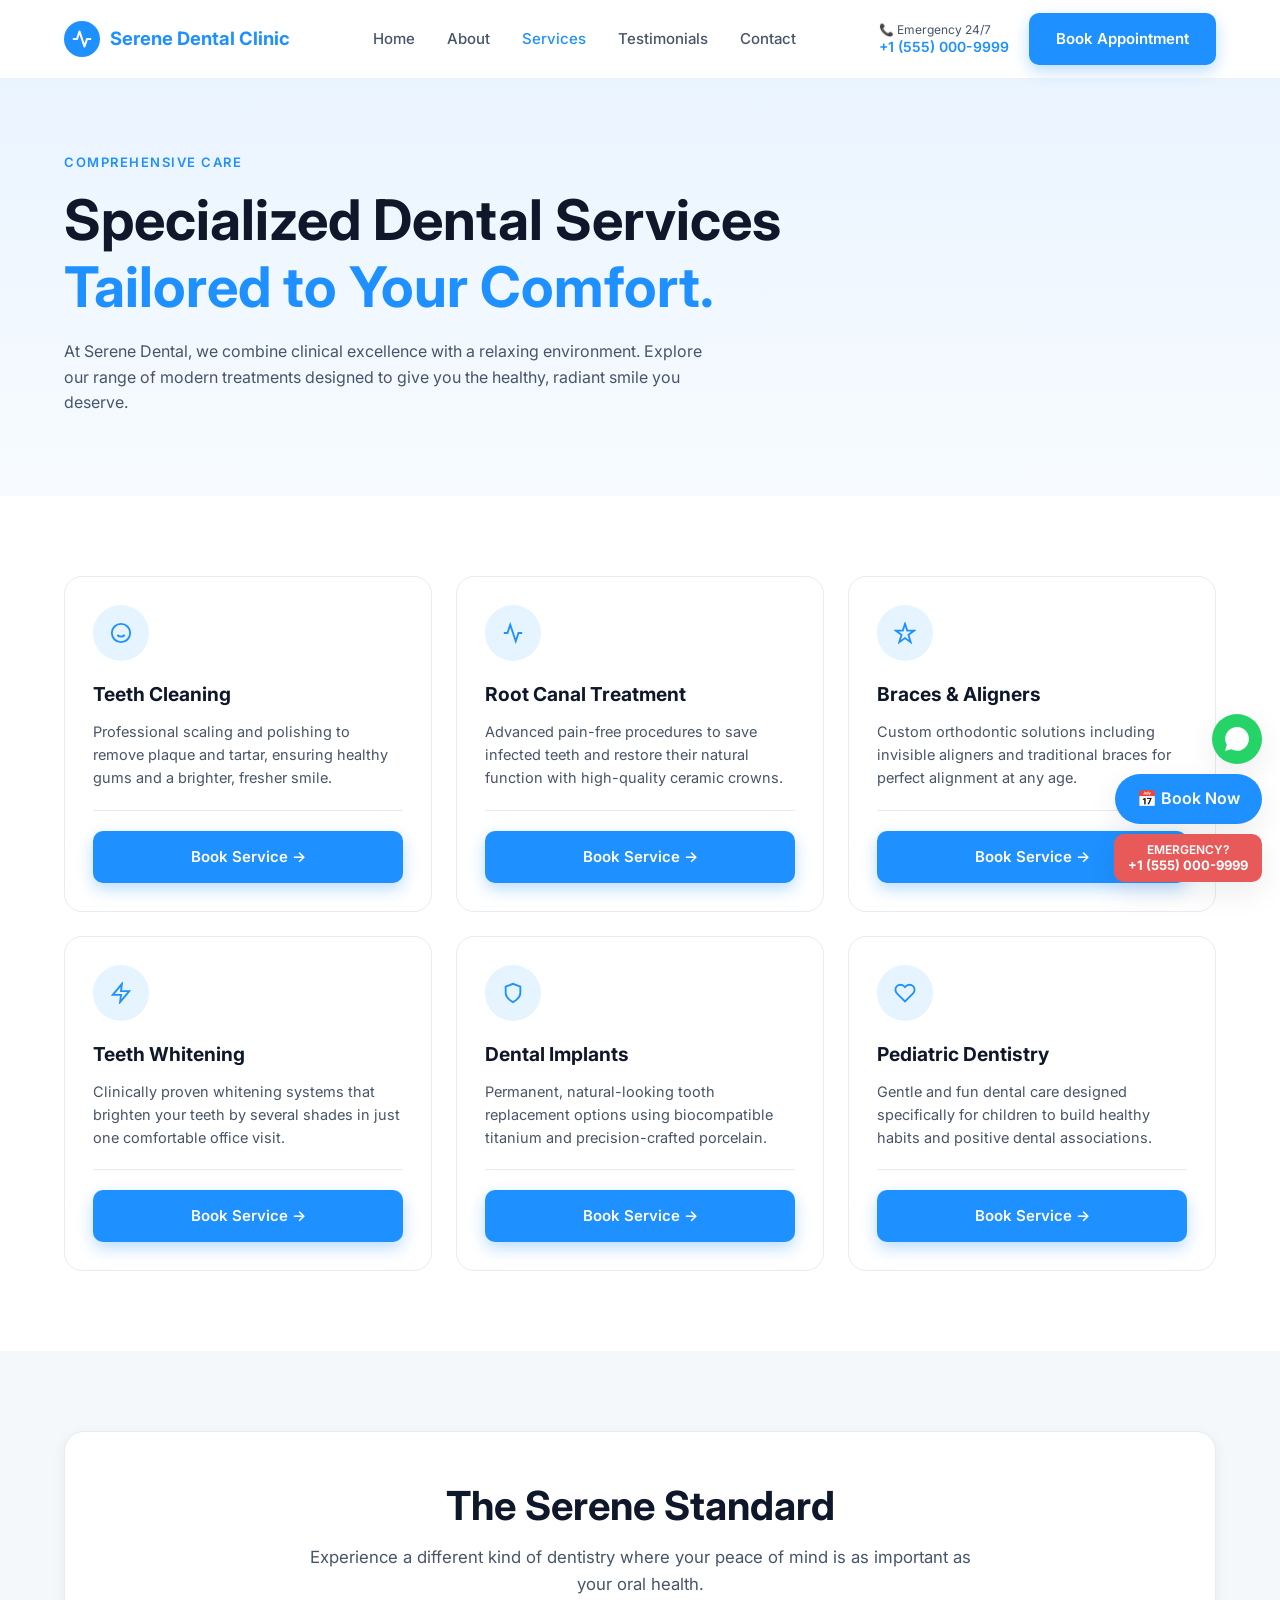
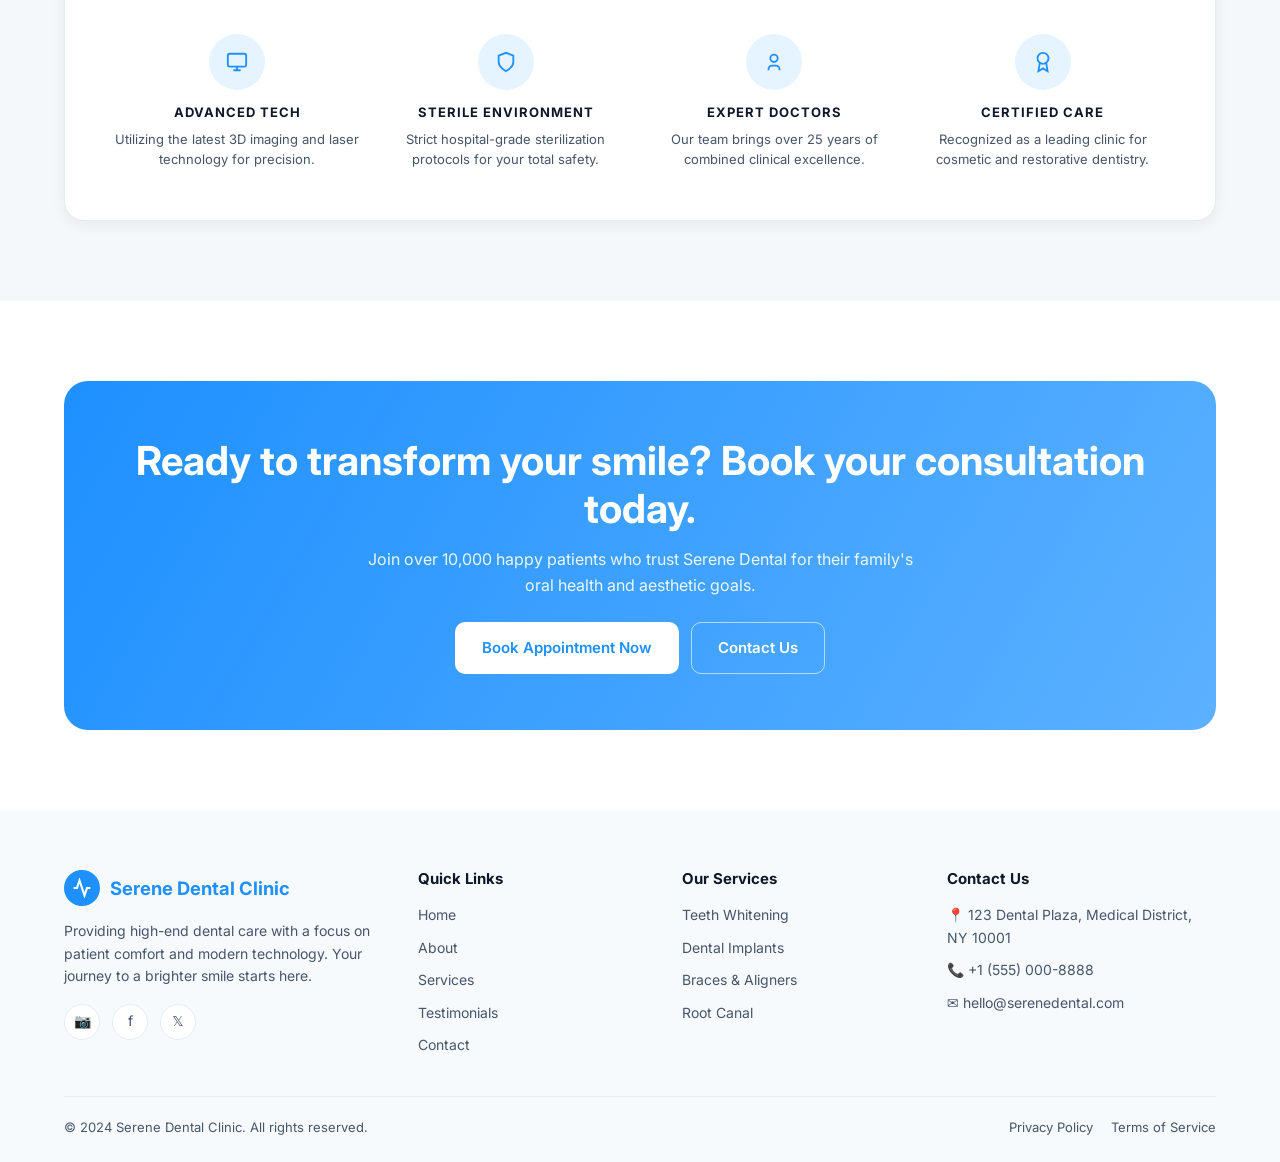
<file: services.html>
<!DOCTYPE html>
<html lang="en">
<head>
<meta charset="UTF-8">
<meta name="viewport" content="width=device-width,initial-scale=1">
<title>Dental Services — Serene Dental Clinic</title>
<meta name="description" content="Comprehensive dental services: cleaning, root canals, braces, aligners, whitening, implants and pediatric dentistry.">
<link rel="preconnect" href="https://fonts.googleapis.com">
<link href="https://fonts.googleapis.com/css2?family=Inter:wght@400;500;600;700;800&display=swap" rel="stylesheet">
<link rel="stylesheet" href="styles.css">
</head>
<body>

<header class="header">
  <div class="container header-inner">
    <a href="index.html" class="logo"><span class="logo-mark"><svg width="20" height="20" viewBox="0 0 24 24" fill="none" stroke="currentColor" stroke-width="2.5" stroke-linecap="round" stroke-linejoin="round"><path d="M22 12h-4l-3 9L9 3l-3 9H2"/></svg></span>Serene Dental Clinic</a>
    <nav class="nav"><a href="index.html">Home</a><a href="about.html">About</a><a href="services.html">Services</a><a href="testimonials.html">Testimonials</a><a href="contact.html">Contact</a></nav>
    <div class="header-cta">
      <div class="emergency-mini"><span>📞 Emergency 24/7</span><strong>+1 (555) 000-9999</strong></div>
      <a href="booking.html" class="btn btn-primary">Book Appointment</a>
      <button class="menu-toggle" data-menu-toggle aria-label="Menu">☰</button>
    </div>
  </div>
</header>

<section class="page-hero" style="text-align:left">
  <div class="container">
    <span class="eyebrow">Comprehensive Care</span>
    <h1>Specialized Dental Services<br><span class="accent">Tailored to Your Comfort.</span></h1>
    <p style="color:var(--text-2);margin-top:18px;max-width:640px">At Serene Dental, we combine clinical excellence with a relaxing environment. Explore our range of modern treatments designed to give you the healthy, radiant smile you deserve.</p>
  </div>
</section>

<section class="section">
  <div class="container">
    <div class="cards-3">
      <article class="svc-card">
        <div class="feature-icon"><svg width="22" height="22" viewBox="0 0 24 24" fill="none" stroke="currentColor" stroke-width="2"><circle cx="12" cy="12" r="10"/><path d="M8 14s1.5 2 4 2 4-2 4-2M9 9h.01M15 9h.01"/></svg></div>
        <h3>Teeth Cleaning</h3>
        <p>Professional scaling and polishing to remove plaque and tartar, ensuring healthy gums and a brighter, fresher smile.</p>
        <hr><a href="booking.html" class="btn btn-primary">Book Service →</a>
      </article>
      <article class="svc-card">
        <div class="feature-icon"><svg width="22" height="22" viewBox="0 0 24 24" fill="none" stroke="currentColor" stroke-width="2"><path d="M22 12h-4l-3 9L9 3l-3 9H2"/></svg></div>
        <h3>Root Canal Treatment</h3>
        <p>Advanced pain-free procedures to save infected teeth and restore their natural function with high-quality ceramic crowns.</p>
        <hr><a href="booking.html" class="btn btn-primary">Book Service →</a>
      </article>
      <article class="svc-card">
        <div class="feature-icon"><svg width="22" height="22" viewBox="0 0 24 24" fill="none" stroke="currentColor" stroke-width="2"><path d="M12 2l2.4 7.4H22l-6.2 4.5L18.2 22 12 17.5 5.8 22l2.4-8.1L2 9.4h7.6L12 2z"/></svg></div>
        <h3>Braces &amp; Aligners</h3>
        <p>Custom orthodontic solutions including invisible aligners and traditional braces for perfect alignment at any age.</p>
        <hr><a href="booking.html" class="btn btn-primary">Book Service →</a>
      </article>
      <article class="svc-card">
        <div class="feature-icon"><svg width="22" height="22" viewBox="0 0 24 24" fill="none" stroke="currentColor" stroke-width="2"><path d="M13 2L3 14h9l-1 8 10-12h-9l1-8z"/></svg></div>
        <h3>Teeth Whitening</h3>
        <p>Clinically proven whitening systems that brighten your teeth by several shades in just one comfortable office visit.</p>
        <hr><a href="booking.html" class="btn btn-primary">Book Service →</a>
      </article>
      <article class="svc-card">
        <div class="feature-icon"><svg width="22" height="22" viewBox="0 0 24 24" fill="none" stroke="currentColor" stroke-width="2"><path d="M12 22s8-4 8-10V5l-8-3-8 3v7c0 6 8 10 8 10z"/></svg></div>
        <h3>Dental Implants</h3>
        <p>Permanent, natural-looking tooth replacement options using biocompatible titanium and precision-crafted porcelain.</p>
        <hr><a href="booking.html" class="btn btn-primary">Book Service →</a>
      </article>
      <article class="svc-card">
        <div class="feature-icon"><svg width="22" height="22" viewBox="0 0 24 24" fill="none" stroke="currentColor" stroke-width="2"><path d="M20.84 4.61a5.5 5.5 0 0 0-7.78 0L12 5.67l-1.06-1.06a5.5 5.5 0 0 0-7.78 7.78l1.06 1.06L12 21.23l7.78-7.78 1.06-1.06a5.5 5.5 0 0 0 0-7.78z"/></svg></div>
        <h3>Pediatric Dentistry</h3>
        <p>Gentle and fun dental care designed specifically for children to build healthy habits and positive dental associations.</p>
        <hr><a href="booking.html" class="btn btn-primary">Book Service →</a>
      </article>
    </div>
  </div>
</section>

<!-- SERENE STANDARD -->
<section class="section bg-soft">
  <div class="container">
    <div class="form-card" style="text-align:center;padding:50px">
      <h2>The Serene Standard</h2>
      <p class="lead" style="margin:14px auto 36px">Experience a different kind of dentistry where your peace of mind is as important as your oral health.</p>
      <div class="cards-4">
        <div>
          <div class="feature-icon" style="margin:0 auto 12px"><svg width="22" height="22" viewBox="0 0 24 24" fill="none" stroke="currentColor" stroke-width="2"><rect x="2" y="3" width="20" height="14" rx="2"/><path d="M8 21h8M12 17v4"/></svg></div>
          <strong style="display:block;letter-spacing:1px;font-size:13px">ADVANCED TECH</strong>
          <p style="color:var(--text-2);font-size:13px;margin-top:6px">Utilizing the latest 3D imaging and laser technology for precision.</p>
        </div>
        <div>
          <div class="feature-icon" style="margin:0 auto 12px"><svg width="22" height="22" viewBox="0 0 24 24" fill="none" stroke="currentColor" stroke-width="2"><path d="M12 22s8-4 8-10V5l-8-3-8 3v7c0 6 8 10 8 10z"/></svg></div>
          <strong style="display:block;letter-spacing:1px;font-size:13px">STERILE ENVIRONMENT</strong>
          <p style="color:var(--text-2);font-size:13px;margin-top:6px">Strict hospital-grade sterilization protocols for your total safety.</p>
        </div>
        <div>
          <div class="feature-icon" style="margin:0 auto 12px"><svg width="22" height="22" viewBox="0 0 24 24" fill="none" stroke="currentColor" stroke-width="2"><circle cx="12" cy="8" r="4"/><path d="M6 21v-1a4 4 0 0 1 4-4h4a4 4 0 0 1 4 4v1"/></svg></div>
          <strong style="display:block;letter-spacing:1px;font-size:13px">EXPERT DOCTORS</strong>
          <p style="color:var(--text-2);font-size:13px;margin-top:6px">Our team brings over 25 years of combined clinical excellence.</p>
        </div>
        <div>
          <div class="feature-icon" style="margin:0 auto 12px"><svg width="22" height="22" viewBox="0 0 24 24" fill="none" stroke="currentColor" stroke-width="2"><circle cx="12" cy="8" r="6"/><path d="M15.5 13L17 22l-5-3-5 3 1.5-9"/></svg></div>
          <strong style="display:block;letter-spacing:1px;font-size:13px">CERTIFIED CARE</strong>
          <p style="color:var(--text-2);font-size:13px;margin-top:6px">Recognized as a leading clinic for cosmetic and restorative dentistry.</p>
        </div>
      </div>
    </div>
  </div>
</section>

<!-- CTA -->
<section class="section">
  <div class="container">
    <div class="cta-band" style="text-align:center;display:block">
      <h2>Ready to transform your smile? Book your consultation today.</h2>
      <p style="margin:14px auto 24px;max-width:560px">Join over 10,000 happy patients who trust Serene Dental for their family's oral health and aesthetic goals.</p>
      <div style="display:flex;justify-content:center;gap:12px;flex-wrap:wrap">
        <a href="booking.html" class="btn btn-white">Book Appointment Now</a>
        <a href="contact.html" class="btn btn-ghost-white">Contact Us</a>
      </div>
    </div>
  </div>
</section>

<footer class="footer">
  <div class="container">
    <div class="footer-grid">
      <div><a href="index.html" class="logo"><span class="logo-mark"><svg width="20" height="20" viewBox="0 0 24 24" fill="none" stroke="currentColor" stroke-width="2.5"><path d="M22 12h-4l-3 9L9 3l-3 9H2"/></svg></span>Serene Dental Clinic</a><p style="margin-top:14px">Providing high-end dental care with a focus on patient comfort and modern technology. Your journey to a brighter smile starts here.</p><div class="socials"><a href="#">📷</a><a href="#">f</a><a href="#">𝕏</a></div></div>
      <div><h4>Quick Links</h4><ul><li><a href="index.html" data-nav>Home</a></li><li><a href="about.html" data-nav>About</a></li><li><a href="services.html" data-nav>Services</a></li><li><a href="testimonials.html" data-nav>Testimonials</a></li><li><a href="contact.html" data-nav>Contact</a></li></ul></div>
      <div><h4>Our Services</h4><ul><li><a href="services.html">Teeth Whitening</a></li><li><a href="services.html">Dental Implants</a></li><li><a href="services.html">Braces &amp; Aligners</a></li><li><a href="services.html">Root Canal</a></li></ul></div>
      <div><h4>Contact Us</h4><ul><li>📍 123 Dental Plaza, Medical District, NY 10001</li><li>📞 +1 (555) 000-8888</li><li>✉️ hello@serenedental.com</li></ul></div>
    </div>
    <div class="footer-bottom"><span>© 2024 Serene Dental Clinic. All rights reserved.</span><div><a href="#">Privacy Policy</a><a href="#">Terms of Service</a></div></div>
  </div>
</footer>

<div class="float-stack">
  <button class="float-chat"><svg width="24" height="24" viewBox="0 0 24 24" fill="currentColor"><path d="M20.52 3.48A11.84 11.84 0 0 0 12.05 0C5.5 0 .18 5.32.18 11.87a11.83 11.83 0 0 0 1.6 5.95L0 24l6.32-1.66a11.86 11.86 0 0 0 5.7 1.45h.01c6.55 0 11.87-5.32 11.87-11.87a11.8 11.8 0 0 0-3.48-8.44z"/></svg></button>
  <a href="booking.html" class="float-book">📅 Book Now</a>
  <a href="tel:+15550009999" class="float-emergency">EMERGENCY?<strong>+1 (555) 000-9999</strong></a>
</div>
<script src="script.js"></script>
</body>
</html>
</file>
<file: styles.css>
/* ============ DESIGN SYSTEM ============ */
:root{
  --primary:#1E90FF;
  --primary-dark:#0d7fe8;
  --primary-light:#e6f4ff;
  --primary-50:#f0f8ff;
  --emergency:#E85A5A;
  --emergency-dark:#D32F2F;
  --whatsapp:#25D366;
  --text:#0f172a;
  --text-2:#475569;
  --muted:#64748b;
  --border:#e6ecf2;
  --bg:#ffffff;
  --bg-soft:#f5f8fb;
  --bg-blue:#eaf4ff;
  --shadow-sm:0 1px 2px rgba(15,23,42,.06);
  --shadow:0 4px 14px rgba(15,23,42,.06);
  --shadow-lg:0 10px 30px rgba(15,23,42,.08);
  --radius:14px;
  --radius-lg:20px;
  --maxw:1200px;
  --header-h:78px;
  font-family:'Inter',system-ui,-apple-system,Segoe UI,Roboto,sans-serif;
}

*{box-sizing:border-box;margin:0;padding:0}
html{scroll-behavior:smooth}
body{
  font-family:inherit;color:var(--text);background:#fff;line-height:1.6;
  -webkit-font-smoothing:antialiased;
}
img{max-width:100%;display:block}
a{color:inherit;text-decoration:none}
button{font-family:inherit;cursor:pointer;border:none;background:none}

.container{max-width:var(--maxw);margin:0 auto;padding:0 24px}
.section{padding:80px 0}
.section-sm{padding:56px 0}
.text-center{text-align:center}
.eyebrow{
  display:inline-block;color:var(--primary);font-weight:600;
  font-size:13px;letter-spacing:1.5px;text-transform:uppercase;margin-bottom:14px;
}
.eyebrow-pill{
  background:var(--primary-light);color:var(--primary);padding:6px 18px;border-radius:999px;
  font-size:13px;font-weight:600;letter-spacing:1px;text-transform:uppercase;
  display:inline-block;margin-bottom:18px;
}
h1,h2,h3,h4{color:var(--text);font-weight:700;line-height:1.2}
h1{font-size:clamp(2.2rem,5vw,3.5rem)}
h2{font-size:clamp(1.7rem,3.5vw,2.5rem)}
h3{font-size:1.25rem}
.lead{color:var(--text-2);font-size:1.05rem;max-width:680px;margin:0 auto}
.accent{color:var(--primary)}
.highlight{background:linear-gradient(transparent 60%, #ffe478 60%);padding:0 4px}

/* ============ BUTTONS ============ */
.btn{
  display:inline-flex;align-items:center;justify-content:center;gap:8px;
  padding:13px 26px;border-radius:10px;font-weight:600;font-size:15px;
  transition:all .2s ease;border:1px solid transparent;white-space:nowrap;
}
.btn-primary{background:var(--primary);color:#fff;box-shadow:0 6px 16px rgba(30,144,255,.3)}
.btn-primary:hover{background:var(--primary-dark);transform:translateY(-1px)}
.btn-outline{background:transparent;color:var(--text);border-color:var(--border)}
.btn-outline:hover{border-color:var(--primary);color:var(--primary)}
.btn-white{background:#fff;color:var(--primary)}
.btn-white:hover{transform:translateY(-1px)}
.btn-ghost-white{background:transparent;color:#fff;border-color:rgba(255,255,255,.6)}
.btn-ghost-white:hover{background:rgba(255,255,255,.1)}
.btn-block{width:100%}

/* ============ HEADER ============ */
.header{
  position:sticky;top:0;left:0;right:0;z-index:50;
  background:rgba(255,255,255,.85);backdrop-filter:blur(14px);
  -webkit-backdrop-filter:blur(14px);border-bottom:1px solid rgba(15,23,42,.06);
}
.header-inner{
  display:flex;align-items:center;justify-content:space-between;
  height:var(--header-h);gap:24px;
}
.logo{display:flex;align-items:center;gap:10px;font-weight:700;font-size:1.15rem;color:var(--primary)}
.logo-mark{
  width:36px;height:36px;border-radius:50%;background:var(--primary);
  display:grid;place-items:center;color:#fff;
}
.nav{display:flex;gap:32px;align-items:center}
.nav a{color:var(--text-2);font-weight:500;font-size:15px;transition:color .15s}
.nav a:hover,.nav a.active{color:var(--primary)}
.header-cta{display:flex;align-items:center;gap:20px}
.emergency-mini{display:flex;flex-direction:column;font-size:12px;color:var(--text-2);line-height:1.3}
.emergency-mini strong{color:var(--primary);font-weight:600;font-size:14px}
.menu-toggle{display:none;font-size:24px;color:var(--text)}

@media (max-width:900px){
  .nav,.emergency-mini{display:none}
  .menu-toggle{display:block}
  .nav.open{
    display:flex;flex-direction:column;position:absolute;top:var(--header-h);left:0;right:0;
    background:#fff;padding:20px 24px;gap:18px;border-bottom:1px solid var(--border);
    box-shadow:var(--shadow);
  }
}

/* ============ HERO HOME ============ */
.hero{
  position:relative;overflow:hidden;
  background:linear-gradient(110deg,#dbeeff 0%,#f5fbff 60%);
  min-height:560px;display:flex;align-items:center;
}
.hero-bg{
  position:absolute;inset:0;background:url('images/hero-smile.jpg') center/cover no-repeat;
  opacity:.85;
}
.hero-bg::after{
  content:"";position:absolute;inset:0;
  background:linear-gradient(100deg,rgba(220,238,255,.95) 0%,rgba(220,238,255,.55) 45%,rgba(220,238,255,0) 70%);
}
.hero-content{position:relative;z-index:2;max-width:600px;padding:80px 0}
.trust-badge{
  display:inline-flex;align-items:center;gap:8px;background:rgba(255,255,255,.7);
  border:1px solid rgba(30,144,255,.2);padding:8px 16px;border-radius:999px;
  font-size:13px;color:var(--text-2);margin-bottom:20px;
}
.hero h1{margin-bottom:18px;color:#fff;text-shadow:0 2px 12px rgba(15,23,42,.25)}
.hero-content.dark h1{color:#0a2540;text-shadow:none}
.hero p{color:var(--text-2);font-size:1.1rem;margin-bottom:30px;max-width:480px}
.hero-actions{display:flex;gap:14px;flex-wrap:wrap}

/* page hero (non image) */
.page-hero{
  background:linear-gradient(180deg,#eaf4ff 0%,#f7fbff 100%);
  padding:70px 0 80px;text-align:center;
}
.page-hero h1{margin-bottom:18px}
.page-hero .lead{margin:0 auto}

/* ============ ABOUT / WELCOME SPLIT ============ */
.split{display:grid;grid-template-columns:1fr 1fr;gap:60px;align-items:center}
@media (max-width:900px){.split{grid-template-columns:1fr;gap:36px}}
.doctor-card{
  position:relative;border-radius:24px;overflow:hidden;box-shadow:var(--shadow-lg);
}
.doctor-card img{width:100%;height:520px;object-fit:cover}
.doctor-tag{
  position:absolute;left:50%;bottom:24px;transform:translateX(-50%);
  background:#fff;padding:12px 22px;border-radius:14px;box-shadow:var(--shadow);
  display:flex;align-items:center;gap:12px;
}
.doctor-tag .icon{
  width:36px;height:36px;border-radius:50%;background:var(--primary-light);
  color:var(--primary);display:grid;place-items:center;
}
.doctor-tag small{display:block;color:var(--muted);font-size:11px;letter-spacing:1px;text-transform:uppercase}
.doctor-tag strong{font-size:15px}

.feature-list{list-style:none;display:grid;grid-template-columns:1fr 1fr;gap:14px;margin:24px 0}
.feature-list li{display:flex;align-items:center;gap:10px;color:var(--text-2);font-size:14px}
.feature-list li::before{
  content:"✓";color:var(--primary);background:var(--primary-light);
  width:22px;height:22px;border-radius:50%;display:grid;place-items:center;font-size:12px;font-weight:bold;
}
.link-arrow{color:var(--primary);font-weight:600;display:inline-flex;align-items:center;gap:6px}

/* ============ FEATURE CARDS ============ */
.bg-soft{background:var(--bg-soft)}
.section-head{text-align:center;max-width:680px;margin:0 auto 48px}
.cards-3{display:grid;grid-template-columns:repeat(3,1fr);gap:24px}
.cards-4{display:grid;grid-template-columns:repeat(4,1fr);gap:24px}
.cards-2{display:grid;grid-template-columns:repeat(2,1fr);gap:24px}
@media (max-width:900px){.cards-3,.cards-4{grid-template-columns:1fr 1fr}.cards-2{grid-template-columns:1fr}}
@media (max-width:600px){.cards-3,.cards-4{grid-template-columns:1fr}}

.feature-card{
  background:#fff;padding:32px 26px;border-radius:var(--radius-lg);
  text-align:center;box-shadow:var(--shadow-sm);border:1px solid var(--border);
  transition:transform .2s,box-shadow .2s;
}
.feature-card:hover{transform:translateY(-4px);box-shadow:var(--shadow-lg)}
.feature-icon{
  width:56px;height:56px;border-radius:50%;background:var(--primary-light);
  color:var(--primary);display:grid;place-items:center;margin:0 auto 18px;
}
.feature-card h3{margin-bottom:10px;font-size:1.15rem}
.feature-card p{color:var(--text-2);font-size:14px}

/* ============ SERVICES PHOTO GRID ============ */
.svc-grid{display:grid;grid-template-columns:repeat(4,1fr);gap:24px;margin-top:32px}
@media (max-width:900px){.svc-grid{grid-template-columns:1fr 1fr}}
@media (max-width:600px){.svc-grid{grid-template-columns:1fr}}
.svc-photo{
  border-radius:18px;overflow:hidden;background:#fff;
  box-shadow:var(--shadow-sm);transition:transform .2s,box-shadow .2s;
}
.svc-photo:hover{transform:translateY(-4px);box-shadow:var(--shadow)}
.svc-photo img{width:100%;height:200px;object-fit:cover}
.svc-photo-body{padding:20px}
.svc-photo h3{font-size:1.1rem;margin-bottom:8px}
.svc-photo p{color:var(--text-2);font-size:14px}

/* services page card */
.svc-card{
  background:#fff;border-radius:18px;padding:28px;
  border:1px solid var(--border);display:flex;flex-direction:column;gap:14px;
}
.svc-card .feature-icon{margin:0 0 8px}
.svc-card h3{font-size:1.2rem}
.svc-card p{color:var(--text-2);font-size:14.5px;flex-grow:1}
.svc-card hr{border:none;border-top:1px solid var(--border);margin:6px 0}
.svc-card .btn{width:100%}

/* ============ STATS BAND ============ */
.stats-band{background:#eaf4ff;padding:60px 0;text-align:center}
.stats-rating{display:flex;justify-content:center;align-items:center;gap:8px;margin-bottom:8px;color:var(--primary)}
.stats{display:grid;grid-template-columns:repeat(4,1fr);gap:20px;margin:36px 0 28px}
@media (max-width:700px){.stats{grid-template-columns:1fr 1fr}}
.stat .num{font-size:2.3rem;color:var(--primary);font-weight:800;line-height:1}
.stat .lbl{font-size:11px;letter-spacing:1.5px;color:var(--text-2);margin-top:8px;text-transform:uppercase;font-weight:600}

/* ============ CTA BAND ============ */
.cta-band{
  background:linear-gradient(120deg,var(--primary),#5cb1ff);
  color:#fff;border-radius:24px;padding:56px;
  display:grid;grid-template-columns:1.4fr 1fr;align-items:center;gap:40px;
}
@media (max-width:800px){.cta-band{grid-template-columns:1fr;text-align:center;padding:36px}}
.cta-band h2{color:#fff;margin-bottom:14px}
.cta-band p{color:rgba(255,255,255,.9)}
.cta-band-actions{display:flex;flex-direction:column;align-items:flex-end;gap:14px}
@media (max-width:800px){.cta-band-actions{align-items:center}}
.cta-band-actions small{color:rgba(255,255,255,.85);font-size:13px}
.cta-band-actions .phone{color:#fff;font-weight:700;font-size:1.4rem}

/* ============ FOOTER ============ */
.footer{background:#f7fafd;padding:60px 0 24px;color:var(--text-2);font-size:14px}
.footer-grid{display:grid;grid-template-columns:1.4fr 1fr 1fr 1.2fr;gap:40px;margin-bottom:40px}
@media (max-width:800px){.footer-grid{grid-template-columns:1fr 1fr;gap:30px}}
@media (max-width:500px){.footer-grid{grid-template-columns:1fr}}
.footer h4{font-size:15px;color:var(--text);margin-bottom:16px}
.footer ul{list-style:none;display:flex;flex-direction:column;gap:10px}
.footer ul a:hover{color:var(--primary)}
.footer .socials{display:flex;gap:12px;margin-top:16px}
.footer .socials a{
  width:36px;height:36px;border-radius:50%;background:#fff;border:1px solid var(--border);
  display:grid;place-items:center;color:var(--text-2);transition:all .15s;
}
.footer .socials a:hover{color:var(--primary);border-color:var(--primary)}
.footer-bottom{
  border-top:1px solid var(--border);padding-top:20px;
  display:flex;justify-content:space-between;flex-wrap:wrap;gap:12px;font-size:13px;
}
.footer-bottom a{margin-left:18px}

/* ============ FLOATING ============ */
.float-stack{position:fixed;right:18px;bottom:18px;z-index:40;display:flex;flex-direction:column;gap:10px;align-items:flex-end}
.float-chat{
  width:50px;height:50px;border-radius:50%;background:var(--whatsapp);color:#fff;
  display:grid;place-items:center;box-shadow:var(--shadow-lg);
}
.float-book{
  background:var(--primary);color:#fff;padding:12px 22px;border-radius:999px;font-weight:600;
  display:inline-flex;align-items:center;gap:8px;box-shadow:var(--shadow-lg);
}
.float-emergency{
  background:var(--emergency);color:#fff;padding:8px 14px;border-radius:10px;font-weight:600;
  font-size:12px;text-align:center;line-height:1.3;box-shadow:var(--shadow-lg);
}
.float-emergency strong{display:block;font-size:13px}

/* ============ FORMS ============ */
.form-card{background:#fff;border-radius:20px;padding:36px;box-shadow:var(--shadow);border:1px solid var(--border)}
.form-row{display:grid;grid-template-columns:1fr 1fr;gap:18px;margin-bottom:18px}
@media (max-width:600px){.form-row{grid-template-columns:1fr}}
.form-group{display:flex;flex-direction:column;gap:6px;margin-bottom:18px}
.form-group label{font-size:13px;font-weight:600;color:var(--text)}
.form-group input,.form-group select,.form-group textarea{
  width:100%;padding:12px 14px;border:1px solid var(--border);border-radius:10px;
  font-family:inherit;font-size:14.5px;color:var(--text);background:#fff;
  transition:border-color .15s,box-shadow .15s;
}
.form-group input:focus,.form-group select:focus,.form-group textarea:focus{
  outline:none;border-color:var(--primary);box-shadow:0 0 0 3px rgba(30,144,255,.15);
}
.form-section-title{
  display:flex;align-items:center;gap:8px;color:var(--primary);font-size:13px;
  font-weight:700;letter-spacing:1px;text-transform:uppercase;margin:8px 0 14px;
  padding-bottom:10px;border-bottom:1px solid var(--border);
}
.note-box{
  background:var(--primary-light);border-radius:14px;padding:16px;display:flex;gap:12px;
  margin-top:24px;
}
.note-box .icon{color:var(--primary);flex-shrink:0}
.note-box strong{display:block;color:var(--text);margin-bottom:4px;font-size:14px}
.note-box small{color:var(--text-2);font-size:13px}

/* ============ TESTIMONIALS ============ */
.testimonial{
  background:#fff;padding:26px;border-radius:18px;border:1px solid var(--border);
  position:relative;
}
.testimonial-head{display:flex;align-items:center;gap:12px;margin-bottom:14px}
.testimonial-head img{width:48px;height:48px;border-radius:50%;object-fit:cover;background:var(--primary-light)}
.testimonial-head strong{display:block;font-size:14px}
.testimonial-head small{color:var(--muted);font-size:11px;letter-spacing:1px;text-transform:uppercase}
.testimonial .quote-icon{position:absolute;top:20px;right:20px;color:var(--primary-light);font-size:32px;line-height:1}
.stars{color:#fbbf24;font-size:14px;margin-bottom:10px;letter-spacing:2px}
.testimonial p{color:var(--text-2);font-size:14.5px;font-style:italic;margin-bottom:16px}
.testimonial-foot{
  display:flex;justify-content:space-between;align-items:center;
  padding-top:14px;border-top:1px solid var(--border);font-size:11px;
}
.tag{background:var(--primary-light);color:var(--primary);padding:4px 10px;border-radius:999px;font-weight:600}
.testimonial-foot .date{color:var(--muted);letter-spacing:1px}

/* ============ DOCTORS GRID ============ */
.doctor-profile{
  background:#fff;border-radius:20px;padding:30px;text-align:center;
  border:1px solid var(--border);box-shadow:var(--shadow-sm);
}
.doctor-profile img{width:120px;height:120px;border-radius:50%;object-fit:cover;margin:0 auto 18px}
.doctor-profile h3{margin-bottom:6px}
.doctor-profile .role{color:var(--primary);font-size:11px;letter-spacing:1.5px;text-transform:uppercase;font-weight:600;margin-bottom:14px}
.doctor-profile .meta{color:var(--text-2);font-size:13px;margin-bottom:14px}
.doctor-credentials{display:flex;flex-wrap:wrap;justify-content:center;gap:6px;margin-bottom:16px}
.cred{background:var(--bg-soft);padding:4px 10px;border-radius:6px;font-size:11px;color:var(--text-2);font-weight:500}
.doctor-profile blockquote{color:var(--text-2);font-size:13px;font-style:italic;line-height:1.5}

/* ============ CONTACT ============ */
.contact-info{display:grid;grid-template-columns:1fr 1fr;gap:16px;margin-bottom:24px}
@media (max-width:600px){.contact-info{grid-template-columns:1fr}}
.contact-card{
  background:#fff;border:1px solid var(--border);border-radius:14px;padding:18px;
  display:flex;align-items:center;gap:14px;
}
.contact-card .icon{
  width:42px;height:42px;border-radius:50%;background:var(--primary-light);color:var(--primary);
  display:grid;place-items:center;flex-shrink:0;
}
.contact-card small{display:block;color:var(--muted);font-size:11px;letter-spacing:1px;text-transform:uppercase;font-weight:600;margin-bottom:2px}
.contact-card strong{font-size:14.5px;color:var(--text)}

.map-card{
  border-radius:18px;overflow:hidden;border:1px solid var(--border);
  background:#e9eef3;height:280px;position:relative;background-size:cover;background-position:center;
}
.map-card{
  background-image:linear-gradient(120deg,#cfe1f5,#e6eef7);
}
.map-pin{
  position:absolute;left:50%;top:45%;transform:translate(-50%,-50%);
  width:40px;height:40px;border-radius:50%;background:var(--primary);color:#fff;
  display:grid;place-items:center;box-shadow:0 6px 16px rgba(30,144,255,.5);
}
.map-overlay{
  position:absolute;left:16px;right:16px;bottom:16px;background:#fff;
  padding:14px 18px;border-radius:12px;display:flex;justify-content:space-between;align-items:center;
  box-shadow:var(--shadow);
}
.map-overlay strong{display:block;font-size:14px}
.map-overlay small{color:var(--muted);font-size:13px}

.hours-table{width:100%;margin-top:14px;border-collapse:collapse;font-size:14px}
.hours-table td{padding:8px 0;border-bottom:1px solid var(--border)}
.hours-table tr:last-child td{border-bottom:none}
.hours-table td:nth-child(2){text-align:right;color:var(--text-2)}
.hours-table td.open{color:#16a34a;font-weight:600;font-size:12px}

.emergency-box{
  background:#fff5f5;border:1px solid #fecaca;border-radius:14px;padding:20px;margin-top:18px;
}
.emergency-box strong{color:var(--emergency-dark);display:block;margin-bottom:6px}
.emergency-box p{color:var(--text-2);font-size:13px;margin-bottom:12px}
.btn-emergency{background:var(--emergency-dark);color:#fff;width:100%;font-size:14px;line-height:1.3}

/* generic blue CTA full-width */
.cta-blue{
  background:var(--primary);color:#fff;padding:50px 40px;border-radius:0;
  text-align:center;
}
.cta-blue h2{color:#fff;margin-bottom:10px}
.cta-blue p{color:rgba(255,255,255,.9);max-width:520px;margin:0 auto 22px}
.cta-blue .actions{display:flex;justify-content:center;gap:12px;flex-wrap:wrap}

/* booking why-list */
.why-list{list-style:none;display:flex;flex-direction:column;gap:18px;margin-top:14px}
.why-list li{display:flex;gap:14px;align-items:flex-start}
.why-list .icon{
  width:38px;height:38px;border-radius:10px;background:var(--primary-light);color:var(--primary);
  display:grid;place-items:center;flex-shrink:0;
}
.why-list strong{display:block;font-size:14.5px;margin-bottom:2px}
.why-list small{color:var(--muted);font-size:13px}

/* phone block (booking page) */
.phone-card{
  background:#fff;border:1px solid var(--border);border-radius:14px;padding:24px;
  display:flex;align-items:center;gap:18px;
}
.phone-card .icon{
  width:50px;height:50px;border-radius:50%;background:var(--primary-light);color:var(--primary);
  display:grid;place-items:center;flex-shrink:0;
}
.phone-card small{display:block;color:var(--muted);font-size:11px;letter-spacing:1px;text-transform:uppercase;font-weight:600}
.phone-card strong{font-size:1.25rem;color:var(--text)}

/* hero pill stats inside hero (alt) */
.row-actions{display:flex;align-items:center;gap:14px;flex-wrap:wrap}

/* hide visually but accessible */
.sr-only{position:absolute;width:1px;height:1px;padding:0;margin:-1px;overflow:hidden;clip:rect(0,0,0,0);white-space:nowrap;border:0}

/* simple toast */
.toast{
  position:fixed;left:50%;bottom:90px;transform:translateX(-50%);
  background:var(--text);color:#fff;padding:12px 22px;border-radius:10px;
  font-size:14px;z-index:100;opacity:0;transition:opacity .25s, transform .25s;pointer-events:none;
}
.toast.show{opacity:1;transform:translateX(-50%) translateY(-6px)}
</file>
